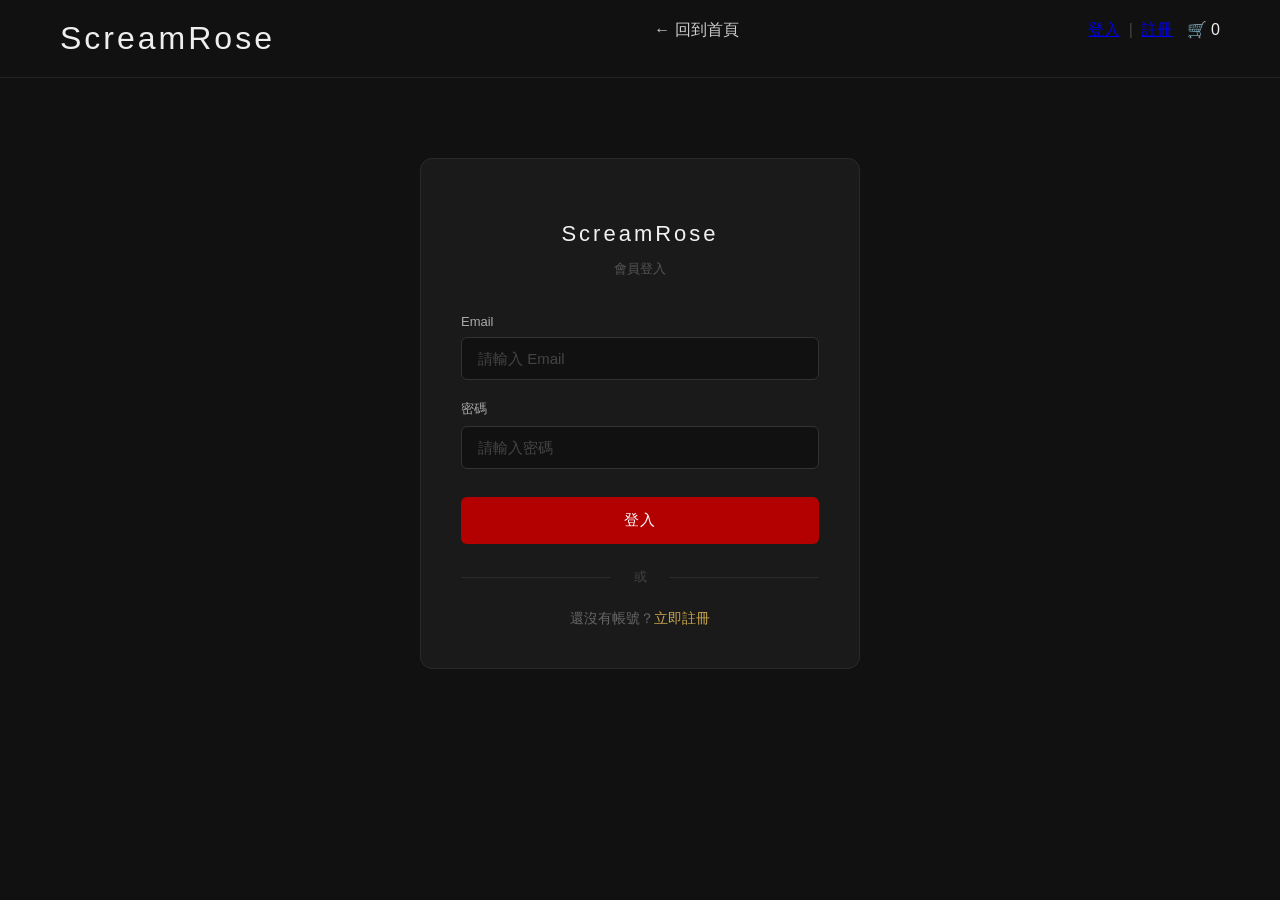
<file: src/main/resources/static/admin-add.html>
<!DOCTYPE html>
<html lang="zh-TW">
<head>
  <meta charset="UTF-8">
  <meta name="viewport" content="width=device-width, initial-scale=1.0">
  <title>ScreamRose | 新增商品</title>
  <link rel="stylesheet" href="style.css">
  <style>
    body { background: #0a0a0a; color: #f1f1f1; font-family: sans-serif; margin: 0; }

    .add-wrap {
      max-width: 780px;
      margin: 0 auto;
      padding: 48px 24px 80px;
    }

    /* 麵包屑導覽 */
    .breadcrumb {
      font-size: 13px;
      color: #444;
      margin-bottom: 28px;
      display: flex;
      align-items: center;
      gap: 8px;
    }
    .breadcrumb a { color: #666; text-decoration: none; transition: color 0.2s; }
    .breadcrumb a:hover { color: #f1f1f1; }
    .breadcrumb span { color: #b30000; }

    /* 頁面標題區 */
    .page-header {
      display: flex;
      align-items: center;
      justify-content: space-between;
      margin-bottom: 36px;
      padding-bottom: 20px;
      border-bottom: 1px solid #1e1e1e;
    }
    .page-header h1 {
      font-size: 24px;
      letter-spacing: 3px;
      margin: 0;
    }
    .btn-back {
      padding: 8px 20px;
      background: transparent;
      border: 1px solid #333;
      color: #888;
      border-radius: 6px;
      cursor: pointer;
      font-size: 13px;
      text-decoration: none;
      display: inline-flex;
      align-items: center;
      gap: 6px;
      transition: all 0.2s;
    }
    .btn-back:hover { border-color: #555; color: #f1f1f1; }

    /* ── 表單卡片 ── */
    .form-card {
      background: #0e0e0e;
      border: 1px solid #1e1e1e;
      border-radius: 12px;
      padding: 32px;
      margin-bottom: 20px;
    }
    .form-card h2 {
      font-size: 13px;
      color: #555;
      letter-spacing: 2px;
      text-transform: uppercase;
      margin: 0 0 20px;
      padding-bottom: 12px;
      border-bottom: 1px solid #1a1a1a;
    }

    /* 表單格線 */
    .form-grid {
      display: grid;
      grid-template-columns: 1fr 1fr;
      gap: 14px;
    }
    .form-grid .full { grid-column: span 2; }

    /* 輸入框共用樣式 */
    .form-grid input,
    .form-grid textarea,
    .form-grid select {
      background: #111;
      border: 1px solid #252525;
      color: #f1f1f1;
      padding: 11px 14px;
      border-radius: 7px;
      font-size: 14px;
      width: 100%;
      box-sizing: border-box;
      outline: none;
      transition: border-color 0.2s, background 0.2s;
    }
    .form-grid input:focus,
    .form-grid textarea:focus,
    .form-grid select:focus {
      border-color: #b30000;
      background: #131313;
    }
    .form-grid textarea {
      height: 100px;
      resize: vertical;
      font-family: inherit;
    }
    .form-grid select option { background: #111; }

    /* 輸入框標籤 */
    .field-wrap { display: flex; flex-direction: column; gap: 6px; }
    .field-label { font-size: 12px; color: #555; letter-spacing: 1px; }
    .field-label em { color: #b30000; font-style: normal; } /* 必填星號 */

    /* ── 圖片上傳區 ── */
    .image-upload-area {
      border: 2px dashed #252525;
      border-radius: 8px;
      padding: 24px;
      text-align: center;
      cursor: pointer;
      transition: border-color 0.2s, background 0.2s;
      position: relative;
    }
    .image-upload-area:hover { border-color: #555; background: #111; }
    .image-upload-area.has-image { border-style: solid; border-color: #333; }
    .image-upload-area input[type="file"] {
      position: absolute; inset: 0; opacity: 0; cursor: pointer; width: 100%; height: 100%;
    }
    .upload-icon { font-size: 32px; margin-bottom: 8px; }
    .upload-hint { font-size: 13px; color: #555; }
    .upload-hint strong { color: #888; }
    #upload-preview {
      width: 100%; max-height: 200px; object-fit: contain;
      border-radius: 6px; display: none; margin-top: 12px;
    }
    #upload-filename {
      font-size: 12px; color: #c9a44c; margin-top: 8px; display: none;
    }
    #upload-loading { font-size: 13px; color: #c9a44c; display: none; margin-top: 8px; }

    /* ── 底部按鈕列 ── */
    .action-bar {
      display: flex;
      gap: 12px;
      justify-content: flex-end;
      padding-top: 8px;
    }
    .btn-cancel {
      padding: 11px 28px;
      background: transparent;
      border: 1px solid #333;
      color: #888;
      border-radius: 7px;
      cursor: pointer;
      font-size: 14px;
      text-decoration: none;
      transition: all 0.2s;
    }
    .btn-cancel:hover { border-color: #555; color: #f1f1f1; }
    .btn-submit {
      padding: 11px 36px;
      background: #b30000;
      color: #fff;
      border: none;
      border-radius: 7px;
      cursor: pointer;
      font-size: 14px;
      letter-spacing: 1px;
      transition: background 0.2s;
    }
    .btn-submit:hover { background: #cc0000; }
    .btn-submit:disabled { background: #4a0000; cursor: not-allowed; }

    /* 成功 / 錯誤提示 */
    .msg-box {
      padding: 12px 18px;
      border-radius: 7px;
      font-size: 14px;
      margin-bottom: 20px;
      display: none;
    }
    .msg-success { background: #0a2a0a; border: 1px solid #1a4a1a; color: #4caf50; display: block; }
    .msg-error   { background: #2a0a0a; border: 1px solid #4a1a1a; color: #ef5350; display: block; }
  </style>
</head>
<body>

<header class="top-bar">
  <a href="index.html" class="brand" style="text-decoration:none;color:inherit;">ScreamRose</a>
  <nav>
    <a href="guitars.html">Guitars</a>
    <a href="artists.html">Artists</a>
    <a href="support.html">Support</a>
  </nav>
  <div class="cart">
    <span id="auth-area"></span>
  </div>
</header>

<div class="add-wrap">

  <!-- 麵包屑 -->
  <div class="breadcrumb">
    <a href="admin.html">後台管理</a>
    ›
    <span>新增商品</span>
  </div>

  <!-- 頁面標題 -->
  <div class="page-header">
    <h1>＋ 新增商品</h1>
    <a href="admin.html" class="btn-back">← 返回列表</a>
  </div>

  <!-- 訊息區 -->
  <div id="msg-box" class="msg-box"></div>

  <!-- ── 卡片一：基本資料 ── -->
  <div class="form-card">
    <h2>基本資料</h2>
    <div class="form-grid">

      <div class="field-wrap">
        <label class="field-label">商品名稱 <em>*</em></label>
        <input id="f-name" placeholder="例：ScreamRose Les Paul" />
      </div>

      <div class="field-wrap">
        <label class="field-label">價格（NT$）<em>*</em></label>
        <input id="f-price" type="number" placeholder="例：128000" min="0" />
      </div>

      <div class="field-wrap">
        <label class="field-label">系列 <em>*</em></label>
        <!-- 直接用下拉選單，不用自己打 -->
		
		<!-- datalist：可以從下拉選，也可以自己打新的 -->
		<input id="f-series" 
		       list="series-list" 
		       placeholder="選擇或輸入新系列…" 
		       autocomplete="off" />
		<datalist id="series-list">
		  <!-- 選項由 loadSeriesOptions() 動態填入 -->
		</datalist>
		
      </div>

      <div class="field-wrap">
        <label class="field-label">顏色 <em>*</em></label>
        <input id="f-color" placeholder="例：Heritage Cherry Sunburst" />
      </div>

      <div class="field-wrap">
        <label class="field-label">庫存數量 <em>*</em></label>
        <input id="f-stock" type="number" placeholder="例：5" min="0" />
      </div>

      <div class="field-wrap">
        <!-- 保留空格，對齊排版 -->
      </div>

      <div class="field-wrap full">
        <label class="field-label">商品描述</label>
        <textarea id="f-desc" placeholder="輸入商品詳細描述…"></textarea>
      </div>

    </div>
  </div>

  <!-- ── 卡片二：商品圖片 ── -->
  <div class="form-card">
    <h2>商品主圖</h2>

    <div class="image-upload-area" id="upload-area">
      <!-- 隱藏的真實 file input -->
      <input type="file" accept="image/*"
             onchange="handleImageUpload(this)" />
      <div id="upload-placeholder">
        <div class="upload-icon">🖼</div>
        <div class="upload-hint">點擊或拖曳圖片到這裡<br><strong>支援 JPG、PNG、WebP</strong></div>
      </div>
      <img id="upload-preview" alt="預覽" />
      <div id="upload-filename"></div>
      <div id="upload-loading">⏳ 上傳中…</div>
    </div>
	
	<!-- ── 卡片三：角度照片 ── -->
	<div class="form-card">
	  <h2>角度照片</h2>
	  <p style="font-size:13px;color:#555;margin:0 0 16px;">
	    可上傳多張不同角度的照片（例：琴頭、琴身、琴背、正面）
	  </p>

	  <!-- 已上傳的角度照片預覽區 -->
	  <div id="angle-grid" style="
	    display: grid;
	    grid-template-columns: repeat(auto-fill, minmax(150px, 1fr));
	    gap: 12px;
	    margin-bottom: 16px;
	  "></div>

	  <!-- 加入角度照片按鈕 -->
	  <label style="
	    display: inline-flex; align-items: center; gap: 8px;
	    padding: 10px 20px; background: #111; border: 1px dashed #333;
	    border-radius: 7px; cursor: pointer; font-size: 13px; color: #888;
	    transition: all 0.2s;
	  " onmouseover="this.style.borderColor='#555';this.style.color='#fff'"
	     onmouseout="this.style.borderColor='#333';this.style.color='#888'">
	    ＋ 新增角度照片
	    <input type="file" accept="image/*" multiple
	           style="display:none" onchange="handleAngleUpload(this)" />
	  </label>
	  <span id="angle-loading" style="font-size:12px;color:#c9a44c;margin-left:12px;display:none;">
	    ⏳ 上傳中…
	  </span>
	</div>

    <!-- 圖片路徑（後端回傳後自動填入，唯讀） -->
    <input type="hidden" id="f-image" />
  </div>

  <!-- ── 卡片四：試聽音檔 ── -->
  <div class="form-card">
    <h2>試聽音檔</h2>
    <p style="font-size:13px;color:#555;margin:0 0 16px;">
      上傳一段音檔供客戶試聽（支援 MP3、WAV，建議 30 秒以內）
    </p>

    <div id="audio-upload-area" style="
      border: 2px dashed #252525; border-radius: 8px;
      padding: 24px; text-align: center; position: relative;
      transition: all 0.2s; cursor: pointer;
    " onmouseover="this.style.borderColor='#555'"
       onmouseout="this.style.borderColor='#252525'">
      <input type="file" accept=".mp3,.wav,audio/*"
             style="position:absolute;inset:0;opacity:0;cursor:pointer;width:100%;height:100%;"
             onchange="handleAudioUpload(this)" />
      <div id="audio-placeholder">
        <div style="font-size:32px;margin-bottom:8px;">🎵</div>
        <div style="font-size:13px;color:#555;">
          點擊上傳音檔<br>
          <strong style="color:#888;">支援 MP3、WAV</strong>
        </div>
      </div>
      <div id="audio-result" style="display:none;">
        <audio id="audio-player" controls style="width:100%;margin-bottom:8px;"></audio>
        <div id="audio-filename" style="font-size:12px;color:#c9a44c;"></div>
        <div style="font-size:12px;color:#444;margin-top:6px;">點擊此區域可重新上傳</div>
      </div>
      <div id="audio-loading" style="display:none;font-size:13px;color:#c9a44c;margin-top:8px;">
        ⏳ 上傳中…
      </div>
    </div>

    <input type="hidden" id="f-audio" />
  </div>
  <!-- ── 底部操作按鈕 ── -->
  <div class="action-bar">
    <a href="admin.html" class="btn-cancel">取消</a>
    <button class="btn-submit" id="btn-submit" onclick="createProduct()">儲存商品</button>
  </div>

</div>

<script src="header.js" defer></script>
<script>
  /* ── JWT 驗證，非 ADMIN 踢出 ── */
  const token = localStorage.getItem("token");
  const role  = localStorage.getItem("role");
  if (!token || role !== "ADMIN") {
    alert("⚠ 請先以 ADMIN 身份登入！");
    location.href = "login.html";
  }

  const API = "";
  
  // 暫存角度照片清單（存放後端回傳的 URL）
  let angleImages = [];

  /* ════ 角度照片上傳 ════ */
  function handleAngleUpload(input) {
    const files = Array.from(input.files);
    if (!files.length) return;

    document.getElementById("angle-loading").style.display = "inline";

    // 逐一上傳每張照片
    const uploadPromises = files.map(file => {
		const formData = new FormData();
      formData.append("file", file);
	  formData.append("upload_preset", "screamrose_upload");
	  return fetch("https://api.cloudinary.com/v1_1/dwmyk1ycx/image/upload", {
	    method: "POST",
	    body: formData
	  })
	  .then(r => r.json())
	  .then(data => {
	    if (data.secure_url) {
	      angleImages.push({ url: data.secure_url, sortOrder: angleImages.length });
	      renderAngleGrid();
	    }
	  });
    });

    // 全部上傳完成後隱藏loading
    Promise.all(uploadPromises).then(() => {
      document.getElementById("angle-loading").style.display = "none";
      input.value = ""; // 清空 input，讓同一張圖可以重複選
    });
  }

  /* ════ 渲染角度照片預覽格 ════ */
  function renderAngleGrid() {
    const grid = document.getElementById("angle-grid");
    grid.innerHTML = angleImages.map((img, index) => `
      <div style="position:relative;border-radius:8px;overflow:hidden;border:1px solid #222;">
        <img src="${img.url}" style="width:100%;height:120px;object-fit:cover;display:block;" />
        <!-- 排序標籤 -->
        <div style="
          position:absolute;bottom:0;left:0;right:0;
          background:rgba(0,0,0,0.7);padding:4px 8px;
          font-size:11px;color:#aaa;display:flex;justify-content:space-between;align-items:center;
        ">
          <span>第 ${index + 1} 張</span>
          <!-- 刪除按鈕 -->
          <button onclick="removeAngleImage(${index})" style="
            background:transparent;border:none;color:#b30000;
            cursor:pointer;font-size:14px;padding:0;line-height:1;
          ">✕</button>
        </div>
      </div>
    `).join("");
  }

  /* ════ 移除角度照片 ════ */
  function removeAngleImage(index) {
    angleImages.splice(index, 1);
    // 重新排序
    angleImages.forEach((img, i) => img.sortOrder = i);
    renderAngleGrid();
  }
  
  /* ════ 音檔上傳 ════ */
  function handleAudioUpload(input) {
    const file = input.files[0];
    if (!file) return;

    document.getElementById("audio-loading").style.display = "block";
    document.getElementById("audio-placeholder").style.display = "none";

    const formData = new FormData();
    formData.append("file", file);

	formData.append("upload_preset", "screamrose_upload");
	fetch("https://api.cloudinary.com/v1_1/dwmyk1ycx/raw/upload", {
	  method: "POST",
	  body: formData
	})
	.then(r => r.json())
	.then(data => {
	  document.getElementById("audio-loading").style.display = "none";
	  document.getElementById("f-audio").value = data.secure_url;
	  const player = document.getElementById("audio-player");
	  player.src = data.secure_url;
	  document.getElementById("audio-filename").textContent = "✅ 上傳成功";
	  document.getElementById("audio-result").style.display = "block";
	})
  }

  /* ════ 圖片上傳 ════ */
  function handleImageUpload(input) {
    const file = input.files[0];
    if (!file) return;

    // 顯示本地預覽（不等 API 回傳，體驗更好）
    const reader = new FileReader();
    reader.onload = e => {
      const preview = document.getElementById("upload-preview");
      preview.src = e.target.result;
      preview.style.display = "block";
      document.getElementById("upload-placeholder").style.display = "none";
      document.getElementById("upload-area").classList.add("has-image");
    };
    reader.readAsDataURL(file);

    // 實際上傳到後端
    document.getElementById("upload-loading").style.display = "block";
    document.getElementById("upload-filename").style.display = "none";

    const formData = new FormData();
    formData.append("file", file);
	formData.append("upload_preset", "screamrose_upload");

	fetch("https://api.cloudinary.com/v1_1/dwmyk1ycx/image/upload", {
	  method: "POST",
	  body: formData
	})
    .then(r => r.json())
    .then(data => {
      document.getElementById("upload-loading").style.display = "none";
      if (data.error) {
        showMsg("❌ 圖片上傳失敗：" + data.error, "error");
        return;
      }
      // 儲存後端回傳的路徑
      document.getElementById("f-image").value = data.secure_url;
      const fname = document.getElementById("upload-filename");
      fname.textContent = "✅ 上傳成功";
      fname.style.display = "block";
    })
    .catch(err => {
      document.getElementById("upload-loading").style.display = "none";
      showMsg("❌ 上傳失敗：" + err, "error");
    });
  }

  /* ════ 新增商品 ════ */
  function createProduct() {
    // ── 基本驗證 ──
    const name   = document.getElementById("f-name").value.trim();
    const price  = document.getElementById("f-price").value;
    const series = document.getElementById("f-series").value;
    const color  = document.getElementById("f-color").value.trim();
    const stock  = document.getElementById("f-stock").value;
    const image  = document.getElementById("f-image").value;
    const desc   = document.getElementById("f-desc").value.trim();
	const audio = document.getElementById("f-audio").value;

    if (!name)   { showMsg("❌ 請輸入商品名稱", "error"); return; }
    if (!price)  { showMsg("❌ 請輸入價格", "error"); return; }
    if (!series) { showMsg("❌ 請選擇系列", "error"); return; }
    if (!color)  { showMsg("❌ 請輸入顏色", "error"); return; }
    if (!stock)  { showMsg("❌ 請輸入庫存數量", "error"); return; }
    if (!image)  { showMsg("❌ 請上傳商品圖片", "error"); return; }

    // ── 送出 API ──
    const btn = document.getElementById("btn-submit");
    btn.disabled = true;
    btn.textContent = "儲存中…";

    const body = { name, price, series, color, image, stock, description: desc, audio };

	fetch(API + "/api/admin/products", {
	  method: "POST",
	  headers: {
	    "Content-Type": "application/json",
	    "Authorization": "Bearer " + token
	  },
	  body: JSON.stringify(body)
	})
	.then(r => r.json())
	.then(data => {
	  const productId = data.id;

	  const anglePromises = angleImages.map(img =>
	    fetch(API + "/api/products/" + productId + "/images", {
	      method: "POST",
	      headers: {
	        "Content-Type": "application/json",
	        "Authorization": "Bearer " + token
	      },
	      body: JSON.stringify({ imageUrl: img.url, sortOrder: img.sortOrder })
	    })
	  );

	  return Promise.all(anglePromises);
	})
	.then(() => {
	  showMsg("✅ 商品與角度照片新增成功！3 秒後返回列表…", "success");
	  btn.textContent = "已儲存";
	  setTimeout(() => { location.href = "admin.html"; }, 3000);
	})
	.catch(err => {
	  showMsg("❌ 新增失敗：" + err, "error");
	  btn.disabled = false;
	  btn.textContent = "儲存商品";
	});
  }

  /* ════ 顯示訊息 ════ */
  function showMsg(text, type) {
    const box = document.getElementById("msg-box");
    box.textContent = text;
    box.className = "msg-box msg-" + type;
    // 捲動到訊息位置
    box.scrollIntoView({ behavior: "smooth", block: "center" });
  }
  // 動態載入系列選單
  function loadSeriesOptions() {
    fetch(API + "/api/products/series")
      .then(r => r.json())
      .then(list => {
        const datalist = document.getElementById("series-list");
        // 重設選單
        datalist.innerHTML = '<option value="">請選擇系列…</option>';
        // 把每個系列加進去
        list.forEach(series => {
          const opt = document.createElement("option");
          opt.value = series;
          opt.textContent = series;
          datalist.appendChild(opt);
        });
      })
      .catch(() => {
        // 如果 API 失敗，fallback 回固定選項
        document.getElementById("series-list").innerHTML = `
          <option value="">請選擇系列…</option>
          <option value="Vintage Collection">Vintage Collection</option>
          <option value="Modern Collection">Modern Collection</option>
        `;
      });
  }

  // 頁面載入時執行
  loadSeriesOptions();
</script>
</body>
</html>
</file>
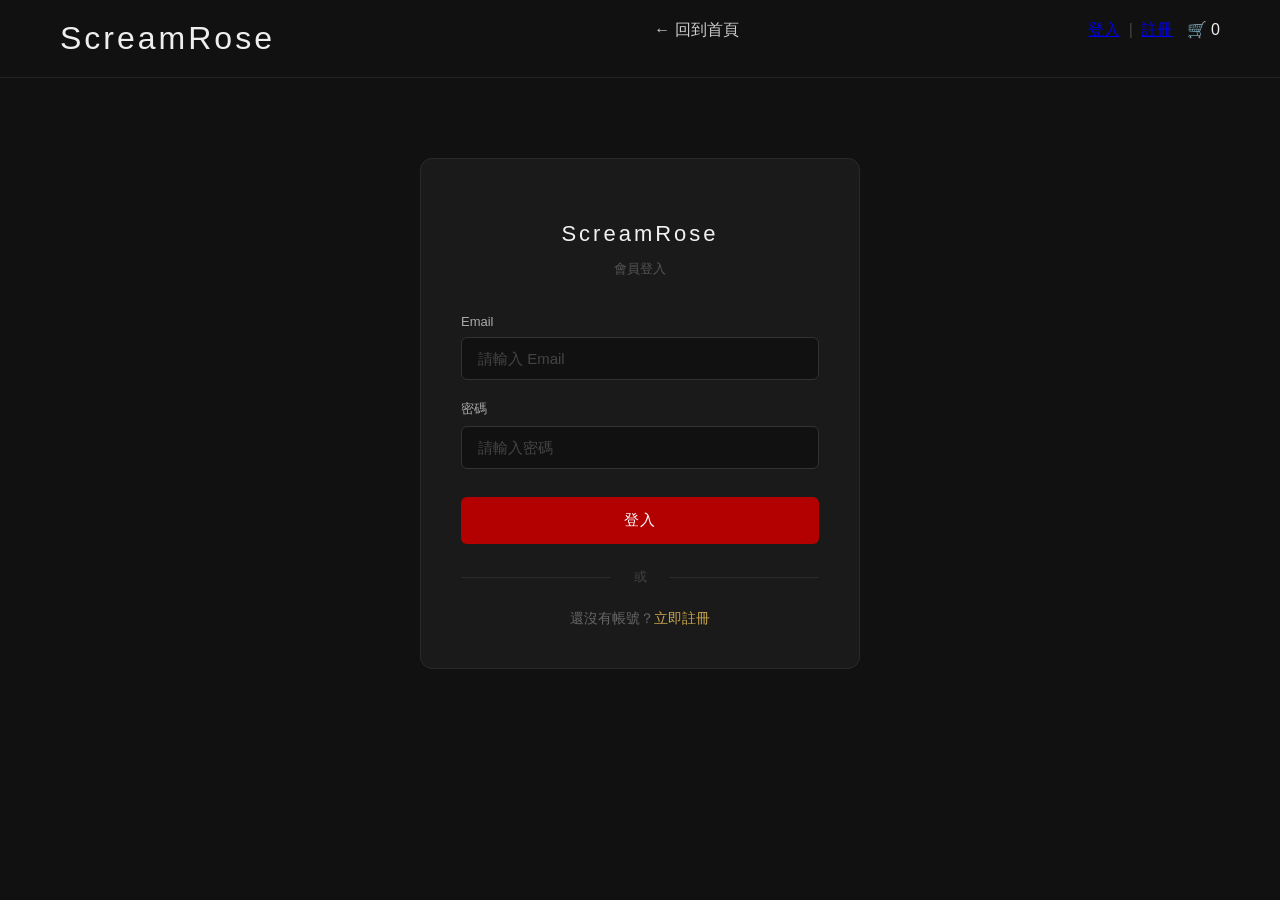
<file: src/main/resources/static/admin-edit.html>
<!DOCTYPE html>
<html lang="zh-TW">
<head>
  <meta charset="UTF-8">
  <meta name="viewport" content="width=device-width, initial-scale=1.0">
  <title>ScreamRose | 編輯商品</title>
  <link rel="stylesheet" href="style.css">
  <style>
    body { background: #0a0a0a; color: #f1f1f1; font-family: sans-serif; margin: 0; }
    .add-wrap { max-width: 780px; margin: 0 auto; padding: 48px 24px 80px; }
    .breadcrumb { font-size: 13px; color: #444; margin-bottom: 28px; display: flex; align-items: center; gap: 8px; }
    .breadcrumb a { color: #666; text-decoration: none; }
    .breadcrumb a:hover { color: #f1f1f1; }
    .breadcrumb span { color: #b30000; }
    .page-header { display: flex; align-items: center; justify-content: space-between; margin-bottom: 36px; padding-bottom: 20px; border-bottom: 1px solid #1e1e1e; }
    .page-header h1 { font-size: 24px; letter-spacing: 3px; margin: 0; }
    .btn-back { padding: 8px 20px; background: transparent; border: 1px solid #333; color: #888; border-radius: 6px; cursor: pointer; font-size: 13px; text-decoration: none; display: inline-flex; align-items: center; gap: 6px; transition: all 0.2s; }
    .btn-back:hover { border-color: #555; color: #f1f1f1; }
    .form-card { background: #0e0e0e; border: 1px solid #1e1e1e; border-radius: 12px; padding: 32px; margin-bottom: 20px; }
    .form-card h2 { font-size: 13px; color: #555; letter-spacing: 2px; text-transform: uppercase; margin: 0 0 20px; padding-bottom: 12px; border-bottom: 1px solid #1a1a1a; }
    .form-grid { display: grid; grid-template-columns: 1fr 1fr; gap: 14px; }
    .form-grid .full { grid-column: span 2; }
    .form-grid input, .form-grid textarea { background: #111; border: 1px solid #252525; color: #f1f1f1; padding: 11px 14px; border-radius: 7px; font-size: 14px; width: 100%; box-sizing: border-box; outline: none; transition: border-color 0.2s; }
    .form-grid input:focus, .form-grid textarea:focus { border-color: #b30000; background: #131313; }
    .form-grid textarea { height: 100px; resize: vertical; font-family: inherit; }
    .field-wrap { display: flex; flex-direction: column; gap: 6px; }
    .field-label { font-size: 12px; color: #555; letter-spacing: 1px; }
    .field-label em { color: #b30000; font-style: normal; }
    .image-upload-area { border: 2px dashed #252525; border-radius: 8px; padding: 24px; text-align: center; cursor: pointer; transition: all 0.2s; position: relative; }
    .image-upload-area:hover { border-color: #555; background: #111; }
    .image-upload-area.has-image { border-style: solid; border-color: #333; }
    .image-upload-area input[type="file"] { position: absolute; inset: 0; opacity: 0; cursor: pointer; width: 100%; height: 100%; }
    #upload-preview { width: 100%; max-height: 200px; object-fit: contain; border-radius: 6px; display: none; margin-top: 12px; }
    #upload-filename { font-size: 12px; color: #c9a44c; margin-top: 8px; display: none; }
    #upload-loading { font-size: 13px; color: #c9a44c; display: none; margin-top: 8px; }
    .action-bar { display: flex; gap: 12px; justify-content: flex-end; padding-top: 8px; }
    .btn-cancel { padding: 11px 28px; background: transparent; border: 1px solid #333; color: #888; border-radius: 7px; cursor: pointer; font-size: 14px; text-decoration: none; transition: all 0.2s; }
    .btn-cancel:hover { border-color: #555; color: #f1f1f1; }
    .btn-submit { padding: 11px 36px; background: #b30000; color: #fff; border: none; border-radius: 7px; cursor: pointer; font-size: 14px; letter-spacing: 1px; transition: background 0.2s; }
    .btn-submit:hover { background: #cc0000; }
    .btn-submit:disabled { background: #4a0000; cursor: not-allowed; }
    .msg-box { padding: 12px 18px; border-radius: 7px; font-size: 14px; margin-bottom: 20px; display: none; }
    .msg-success { background: #0a2a0a; border: 1px solid #1a4a1a; color: #4caf50; display: block; }
    .msg-error { background: #2a0a0a; border: 1px solid #4a1a1a; color: #ef5350; display: block; }
  </style>
</head>
<body>

<header class="top-bar">
  <a href="index.html" class="brand" style="text-decoration:none;color:inherit;">ScreamRose</a>
  <nav>
    <a href="guitars.html">Guitars</a>
    <a href="artists.html">Artists</a>
    <a href="support.html">Support</a>
  </nav>
  <div class="cart"><span id="auth-area"></span></div>
</header>

<div class="add-wrap">
  <div class="breadcrumb">
    <a href="admin.html">後台管理</a> › <span>編輯商品</span>
  </div>
  <div class="page-header">
    <h1>✏ 編輯商品</h1>
    <a href="admin.html" class="btn-back">← 返回列表</a>
  </div>

  <div id="msg-box" class="msg-box"></div>

  <div class="form-card">
    <h2>基本資料</h2>
    <div class="form-grid">
      <div class="field-wrap">
        <label class="field-label">商品名稱 <em>*</em></label>
        <input id="f-name" placeholder="例：ScreamRose Les Paul" />
      </div>
      <div class="field-wrap">
        <label class="field-label">價格（NT$）<em>*</em></label>
        <input id="f-price" type="number" placeholder="例：128000" min="0" />
      </div>
      <div class="field-wrap">
        <label class="field-label">系列 <em>*</em></label>
        <input id="f-series" list="series-list" placeholder="選擇或輸入新系列…" autocomplete="off" />
        <datalist id="series-list"></datalist>
      </div>
      <div class="field-wrap">
        <label class="field-label">顏色 <em>*</em></label>
        <input id="f-color" placeholder="例：Heritage Cherry Sunburst" />
      </div>
      <div class="field-wrap">
        <label class="field-label">庫存數量 <em>*</em></label>
        <input id="f-stock" type="number" placeholder="例：5" min="0" />
      </div>
      <div class="field-wrap"></div>
      <div class="field-wrap full">
        <label class="field-label">商品描述</label>
        <textarea id="f-desc" placeholder="輸入商品詳細描述…"></textarea>
      </div>
    </div>
  </div>

  <div class="form-card">
    <h2>商品主圖</h2>
    <div class="image-upload-area" id="upload-area">
      <input type="file" accept="image/*" onchange="handleImageUpload(this)" />
      <div id="upload-placeholder">
        <div style="font-size:32px;margin-bottom:8px;">🖼</div>
        <div style="font-size:13px;color:#555;">點擊更換圖片<br><strong style="color:#888;">支援 JPG、PNG、WebP</strong></div>
      </div>
      <img id="upload-preview" alt="預覽" />
      <div id="upload-filename"></div>
      <div id="upload-loading">⏳ 上傳中…</div>
    </div>
    <input type="hidden" id="f-image" />
  </div>

  <div class="form-card">
    <h2>角度照片</h2>
    <p style="font-size:13px;color:#555;margin:0 0 16px;">可新增或刪除角度照片</p>
    <div id="angle-grid" style="display:grid;grid-template-columns:repeat(auto-fill,minmax(150px,1fr));gap:12px;margin-bottom:16px;"></div>
    <label style="display:inline-flex;align-items:center;gap:8px;padding:10px 20px;background:#111;border:1px dashed #333;border-radius:7px;cursor:pointer;font-size:13px;color:#888;">
      ＋ 新增角度照片
      <input type="file" accept="image/*" multiple style="display:none" onchange="handleAngleUpload(this)" />
    </label>
    <span id="angle-loading" style="font-size:12px;color:#c9a44c;margin-left:12px;display:none;">⏳ 上傳中…</span>
  </div>

  <div class="form-card">
    <h2>試聽音檔</h2>
    <div id="audio-upload-area" style="border:2px dashed #252525;border-radius:8px;padding:24px;text-align:center;position:relative;cursor:pointer;" onmouseover="this.style.borderColor='#555'" onmouseout="this.style.borderColor='#252525'">
      <input type="file" accept=".mp3,.wav,audio/*" style="position:absolute;inset:0;opacity:0;cursor:pointer;width:100%;height:100%;" onchange="handleAudioUpload(this)" />
      <div id="audio-placeholder">
        <div style="font-size:32px;margin-bottom:8px;">🎵</div>
        <div style="font-size:13px;color:#555;">點擊更換音檔<br><strong style="color:#888;">支援 MP3、WAV</strong></div>
      </div>
      <div id="audio-result" style="display:none;">
        <audio id="audio-player" controls style="width:100%;margin-bottom:8px;"></audio>
        <div id="audio-filename" style="font-size:12px;color:#c9a44c;"></div>
        <div style="font-size:12px;color:#444;margin-top:6px;">點擊此區域可重新上傳</div>
      </div>
      <div id="audio-loading" style="display:none;font-size:13px;color:#c9a44c;margin-top:8px;">⏳ 上傳中…</div>
    </div>
    <input type="hidden" id="f-audio" />
  </div>

  <div class="action-bar">
    <a href="admin.html" class="btn-cancel">取消</a>
    <button class="btn-submit" id="btn-submit" onclick="saveProduct()">儲存變更</button>
  </div>
</div>

<script src="header.js" defer></script>
<script>
  const token = localStorage.getItem("token");
  const role  = localStorage.getItem("role");
  if (!token || role !== "ADMIN") {
    alert("⚠ 請先以 ADMIN 身份登入！");
    location.href = "login.html";
  }

  const API = "";
  const urlParams = new URLSearchParams(window.location.search);
  const productId = urlParams.get("id");
  let angleImages = [];
  let deletedAngleIds = [];

  // 載入商品資料
  function loadProduct() {
    fetch(API + "/api/products/" + productId)
      .then(r => r.json())
      .then(p => {
        document.getElementById("f-name").value  = p.name;
        document.getElementById("f-price").value = p.price;
        document.getElementById("f-series").value = p.series || "";
        document.getElementById("f-color").value  = p.color  || "";
        document.getElementById("f-stock").value  = p.stock;
        document.getElementById("f-desc").value   = p.description || "";
        document.getElementById("f-image").value  = p.image  || "";
        document.getElementById("f-audio").value  = p.audio  || "";

        // 顯示主圖
        if (p.image) {
          const preview = document.getElementById("upload-preview");
          preview.src = p.image;
          preview.style.display = "block";
          document.getElementById("upload-placeholder").style.display = "none";
          document.getElementById("upload-area").classList.add("has-image");
          const fname = document.getElementById("upload-filename");
          fname.textContent = "✅ 目前圖片";
          fname.style.display = "block";
        }

        // 顯示音檔
        if (p.audio) {
          document.getElementById("f-audio").value = p.audio;
          const player = document.getElementById("audio-player");
          player.src = p.audio;
          document.getElementById("audio-placeholder").style.display = "none";
          document.getElementById("audio-result").style.display = "block";
          document.getElementById("audio-filename").textContent = "✅ 目前音檔";
        }

        // 載入角度照片
        if (p.images && p.images.length > 0) {
          angleImages = p.images.map(img => ({
            id: img.id,
            url: img.imageUrl,
            sortOrder: img.sortOrder
          }));
          renderAngleGrid();
        }
      });
  }

  // 角度照片渲染
  function renderAngleGrid() {
    const grid = document.getElementById("angle-grid");
    grid.innerHTML = angleImages.map((img, index) => `
      <div style="position:relative;border-radius:8px;overflow:hidden;border:1px solid #222;">
        <img src="${img.url}" style="width:100%;height:120px;object-fit:cover;display:block;" />
        <div style="position:absolute;bottom:0;left:0;right:0;background:rgba(0,0,0,0.7);padding:4px 8px;font-size:11px;color:#aaa;display:flex;justify-content:space-between;align-items:center;">
          <span>第 ${index + 1} 張</span>
          <button onclick="removeAngleImage(${index})" style="background:transparent;border:none;color:#b30000;cursor:pointer;font-size:14px;padding:0;">✕</button>
        </div>
      </div>
    `).join("");
  }

  // 移除角度照片
  function removeAngleImage(index) {
    const img = angleImages[index];
    if (img.id) deletedAngleIds.push(img.id);
    angleImages.splice(index, 1);
    angleImages.forEach((img, i) => img.sortOrder = i);
    renderAngleGrid();
  }

  // 上傳角度照片
  function handleAngleUpload(input) {
    const files = Array.from(input.files);
    if (!files.length) return;
    document.getElementById("angle-loading").style.display = "inline";
    const uploadPromises = files.map(file => {
      const formData = new FormData();
      formData.append("file", file);
      formData.append("upload_preset", "screamrose_upload");
      return fetch("https://api.cloudinary.com/v1_1/dwmyk1ycx/image/upload", {
        method: "POST", body: formData
      })
      .then(r => r.json())
      .then(data => {
        if (data.secure_url) {
          angleImages.push({ url: data.secure_url, sortOrder: angleImages.length });
          renderAngleGrid();
        }
      });
    });
    Promise.all(uploadPromises).then(() => {
      document.getElementById("angle-loading").style.display = "none";
      input.value = "";
    });
  }

  // 上傳主圖
  function handleImageUpload(input) {
    const file = input.files[0];
    if (!file) return;
    const reader = new FileReader();
    reader.onload = e => {
      const preview = document.getElementById("upload-preview");
      preview.src = e.target.result;
      preview.style.display = "block";
      document.getElementById("upload-placeholder").style.display = "none";
      document.getElementById("upload-area").classList.add("has-image");
    };
    reader.readAsDataURL(file);
    document.getElementById("upload-loading").style.display = "block";
    const formData = new FormData();
    formData.append("file", file);
    formData.append("upload_preset", "screamrose_upload");
    fetch("https://api.cloudinary.com/v1_1/dwmyk1ycx/image/upload", {
      method: "POST", body: formData
    })
    .then(r => r.json())
    .then(data => {
      document.getElementById("upload-loading").style.display = "none";
      document.getElementById("f-image").value = data.secure_url;
      const fname = document.getElementById("upload-filename");
      fname.textContent = "✅ 上傳成功";
      fname.style.display = "block";
    });
  }

  // 上傳音檔
  function handleAudioUpload(input) {
    const file = input.files[0];
    if (!file) return;
    document.getElementById("audio-loading").style.display = "block";
    document.getElementById("audio-placeholder").style.display = "none";
    const formData = new FormData();
    formData.append("file", file);
    formData.append("upload_preset", "screamrose_upload");
    fetch("https://api.cloudinary.com/v1_1/dwmyk1ycx/raw/upload", {
      method: "POST", body: formData
    })
    .then(r => r.json())
    .then(data => {
      document.getElementById("audio-loading").style.display = "none";
      document.getElementById("f-audio").value = data.secure_url;
      const player = document.getElementById("audio-player");
      player.src = data.secure_url;
      document.getElementById("audio-filename").textContent = "✅ 上傳成功";
      document.getElementById("audio-result").style.display = "block";
    });
  }

  // 儲存變更
  function saveProduct() {
    const name   = document.getElementById("f-name").value.trim();
    const price  = document.getElementById("f-price").value;
    const series = document.getElementById("f-series").value;
    const color  = document.getElementById("f-color").value.trim();
    const stock  = document.getElementById("f-stock").value;
    const image  = document.getElementById("f-image").value;
    const desc   = document.getElementById("f-desc").value.trim();
    const audio  = document.getElementById("f-audio").value;

    if (!name)  { showMsg("❌ 請輸入商品名稱", "error"); return; }
    if (!price) { showMsg("❌ 請輸入價格", "error"); return; }
    if (!image) { showMsg("❌ 請上傳商品圖片", "error"); return; }

    const btn = document.getElementById("btn-submit");
    btn.disabled = true;
    btn.textContent = "儲存中…";

    // 更新基本資料
    fetch(API + "/api/admin/products/" + productId, {
      method: "PUT",
      headers: { "Content-Type": "application/json", "Authorization": "Bearer " + token },
      body: JSON.stringify({ name, price, series, color, image, stock, description: desc, audio })
    })
    .then(r => r.text())
    .then(() => {
      // 刪除移除的角度照片
      const deletePromises = deletedAngleIds.map(id =>
        fetch(API + "/api/products/images/" + id, {
          method: "DELETE",
          headers: { "Authorization": "Bearer " + token }
        })
      );

      // 新增新的角度照片（沒有 id 的是新上傳的）
      const newAngles = angleImages.filter(img => !img.id);
      const addPromises = newAngles.map(img =>
        fetch(API + "/api/products/" + productId + "/images", {
          method: "POST",
          headers: { "Content-Type": "application/json", "Authorization": "Bearer " + token },
          body: JSON.stringify({ imageUrl: img.url, sortOrder: img.sortOrder })
        })
      );

      return Promise.all([...deletePromises, ...addPromises]);
    })
    .then(() => {
      showMsg("✅ 商品更新成功！3 秒後返回列表…", "success");
      btn.textContent = "已儲存";
      setTimeout(() => { location.href = "admin.html"; }, 3000);
    })
    .catch(err => {
      showMsg("❌ 儲存失敗：" + err, "error");
      btn.disabled = false;
      btn.textContent = "儲存變更";
    });
  }

  function showMsg(text, type) {
    const box = document.getElementById("msg-box");
    box.textContent = text;
    box.className = "msg-box msg-" + type;
    box.scrollIntoView({ behavior: "smooth", block: "center" });
  }

  function loadSeriesOptions() {
    fetch(API + "/api/products/series")
      .then(r => r.json())
      .then(list => {
        const datalist = document.getElementById("series-list");
        list.forEach(series => {
          const opt = document.createElement("option");
          opt.value = series;
          datalist.appendChild(opt);
        });
      });
  }

  loadProduct();
  loadSeriesOptions();
</script>
</body>
</html>
</file>
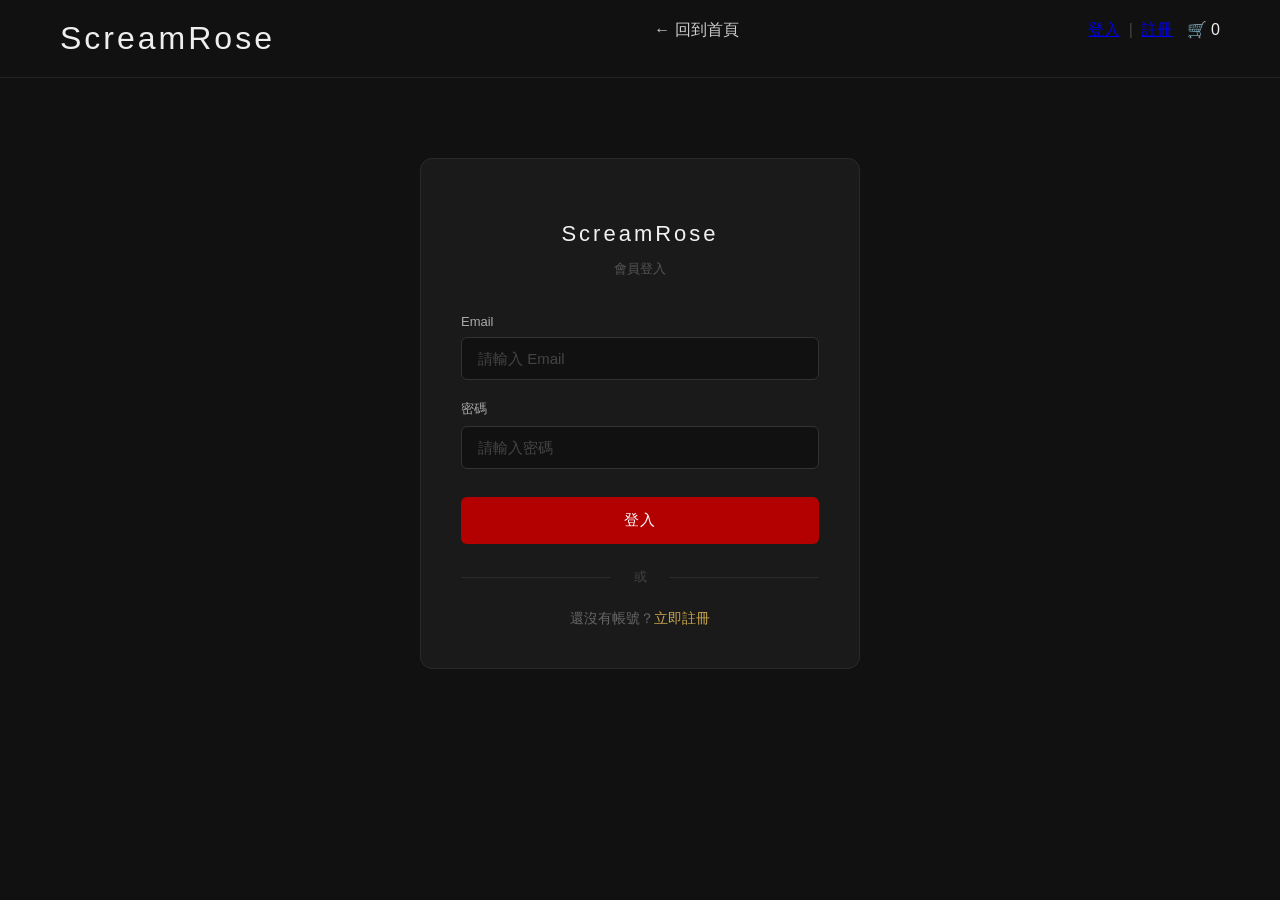
<file: src/main/resources/static/admin.html>
<!DOCTYPE html>
<html lang="zh-TW">
<head>
  <meta charset="UTF-8">
  <meta name="viewport" content="width=device-width, initial-scale=1.0">
  <title>ScreamRose | 後台管理</title>
  <link rel="stylesheet" href="style.css">
  <style>
    body { background: #0a0a0a; color: #f1f1f1; font-family: sans-serif; margin: 0; }
    .admin-wrap { max-width: 1200px; margin: 0 auto; padding: 40px 20px; }

    /* 頁面標題 */
    h1 { font-size: 28px; letter-spacing: 3px; margin-bottom: 32px; border-bottom: 1px solid #222; padding-bottom: 16px; }

    /* 分頁標籤列 */
    .tab-bar { display: flex; gap: 0; margin-bottom: 0; border-bottom: 1px solid #222; }
    .tab { padding: 12px 28px; cursor: pointer; color: #555; font-size: 14px; letter-spacing: 1px; border-bottom: 2px solid transparent; transition: color 0.2s; }
    .tab.active { color: #fff; border-bottom: 2px solid #b30000; }
    .tab-content { display: none; padding-top: 28px; }
    .tab-content.active { display: block; }

    /* ── 工具列：搜尋 + 新增按鈕 ── */
    .toolbar {
      display: flex;
      align-items: center;
      justify-content: space-between;
      gap: 12px;
      margin-bottom: 20px;
    }
    .search-group {
      display: flex;
      gap: 10px;
      flex: 1;
    }
    .search-group input, .search-group select {
      background: #111;
      border: 1px solid #2a2a2a;
      color: #f1f1f1;
      padding: 9px 14px;
      border-radius: 6px;
      font-size: 14px;
      outline: none;
      transition: border-color 0.2s;
    }
    .search-group input { flex: 1; }
    .search-group input:focus, .search-group select:focus { border-color: #b30000; }
    .search-group select option { background: #111; }

    /* 新增商品按鈕（跳頁） */
    .btn-add {
      padding: 9px 22px;
      background: #b30000;
      color: #fff;
      border: none;
      border-radius: 6px;
      cursor: pointer;
      font-size: 14px;
      letter-spacing: 1px;
      white-space: nowrap;
      text-decoration: none;
      display: inline-block;
      transition: background 0.2s;
    }
    .btn-add:hover { background: #cc0000; }

    /* ── 商品列表 ── */
    table { width: 100%; border-collapse: collapse; font-size: 14px; }
    th {
      text-align: left; padding: 10px 12px;
      border-bottom: 1px solid #222; color: #555;
      font-weight: normal; font-size: 12px; letter-spacing: 1px; text-transform: uppercase;
    }
    td { padding: 12px; border-bottom: 1px solid #1a1a1a; vertical-align: middle; }
    td img { width: 54px; height: 54px; object-fit: cover; border-radius: 6px; border: 1px solid #222; }
    tbody tr:hover { background: #111; }

    /* 操作按鈕 */
    .btn-del {
      background: transparent; border: 1px solid #b30000; color: #b30000;
      padding: 5px 14px; border-radius: 4px; cursor: pointer; font-size: 12px; transition: all 0.2s;
    }
    .btn-del:hover { background: #b30000; color: #fff; }
    .btn-edit {
      background: transparent; border: 1px solid #c9a44c; color: #c9a44c;
      padding: 5px 14px; border-radius: 4px; cursor: pointer; font-size: 12px; margin-right: 6px; transition: all 0.2s;
    }
    .btn-edit:hover { background: #c9a44c; color: #000; }

    /* 訂單表格 */
    .order-table td { font-size: 13px; }
    .badge { padding: 3px 10px; border-radius: 99px; font-size: 12px; }
    .badge-pending { background: #2a2000; color: #c9a44c; }
    .badge-done { background: #002a00; color: #4caf50; }

    /* 統計數字 */
    .stats-row {
      display: flex; gap: 16px; margin-bottom: 20px;
    }
    .stat-box {
      background: #111; border: 1px solid #1e1e1e; border-radius: 8px;
      padding: 14px 20px; min-width: 120px;
    }
    .stat-box .stat-label { font-size: 11px; color: #555; letter-spacing: 1px; text-transform: uppercase; margin-bottom: 4px; }
    .stat-box .stat-value { font-size: 22px; color: #fff; font-weight: 600; }

    /* 空列表提示 */
    .empty-hint { text-align: center; padding: 60px 0; color: #333; font-size: 14px; }

    /* 編輯 Modal */
    .modal-overlay { display: none; position: fixed; inset: 0; background: rgba(0,0,0,0.85); z-index: 999; align-items: center; justify-content: center; }
    .modal-overlay.show { display: flex; }
    .modal { background: #111; border: 1px solid #2a2a2a; border-radius: 12px; padding: 32px; width: 520px; max-width: 95vw; }
    .modal h3 { margin: 0 0 24px; font-size: 16px; letter-spacing: 2px; border-bottom: 1px solid #222; padding-bottom: 14px; }
    .modal-grid { display: grid; grid-template-columns: 1fr 1fr; gap: 10px; }
    .modal-grid input { grid-column: span 1; }
    .modal-grid .full { grid-column: span 2; }
    .modal input, .modal textarea {
      width: 100%; box-sizing: border-box; background: #0a0a0a;
      border: 1px solid #2a2a2a; color: #f1f1f1; padding: 10px 14px;
      border-radius: 6px; font-size: 14px;
    }
    .modal input:focus, .modal textarea:focus { outline: none; border-color: #b30000; }
    .modal-btns { display: flex; gap: 10px; margin-top: 20px; justify-content: flex-end; }
    .btn-cancel { padding: 8px 20px; background: transparent; border: 1px solid #333; color: #aaa; border-radius: 6px; cursor: pointer; }
    .btn-save { padding: 8px 24px; background: #b30000; color: #fff; border: none; border-radius: 6px; cursor: pointer; }
    .btn-save:hover { background: #cc0000; }

    /* 圖片上傳列 */
    .upload-row { display: flex; gap: 8px; align-items: center; grid-column: span 2; }
    .upload-row input[type="text"] { flex: 1; }
    .upload-label { padding: 10px 16px; background: #1a1a1a; border: 1px solid #2a2a2a; border-radius: 6px; cursor: pointer; font-size: 13px; color: #aaa; white-space: nowrap; }
    .upload-label:hover { border-color: #555; color: #fff; }
    .upload-preview { width: 50px; height: 50px; object-fit: cover; border-radius: 4px; display: none; border: 1px solid #2a2a2a; }
    .uploading { font-size: 12px; color: #c9a44c; }
  </style>
</head>
<body>

<header class="top-bar">
  <a href="index.html" class="brand" style="text-decoration:none;color:inherit;">ScreamRose</a>
  <nav>
    <a href="guitars.html">Guitars</a>
    <a href="artists.html">Artists</a>
    <a href="support.html">Support</a>
  </nav>
  <div class="cart">
    <span id="auth-area"></span>
  </div>
</header>

<div class="admin-wrap">
	
	<div class="admin-wrap">

	  <!-- ── 法律警告橫幅 ── -->
	  <div style="
	    background: #1a0000;
	    border: 1px solid #b30000;
	    border-radius: 8px;
	    padding: 12px 20px;
	    margin-bottom: 24px;
	    font-size: 13px;
	    color: #ff6666;
	    letter-spacing: 0.5px;
	    display: flex;
	    align-items: center;
	    gap: 10px;
	  ">
	    ⚠ 警告：本系統為 ScreamRose 內部管理平台，僅限授權人員使用。未經授權存取或任何非法操作，將依法追究相關法律責任。
	  </div>

	 
	
  <h1>⚙ 後台管理</h1>

  <div class="tab-bar">
    <div class="tab active" data-tab="products" onclick="switchTab(this, 'products')">商品管理</div>
    <div class="tab" data-tab="orders" onclick="switchTab(this, 'orders')">訂單管理</div>
  </div>

  <!-- ════ 商品管理 分頁 ════ -->
  <div class="tab-content active" id="tab-products">

    <!-- 統計列 -->
    <div class="stats-row">
      <div class="stat-box">
        <div class="stat-label">商品總數</div>
        <div class="stat-value" id="stat-product-count">–</div>
      </div>
      <div class="stat-box">
        <div class="stat-label">總庫存</div>
        <div class="stat-value" id="stat-stock-total">–</div>
      </div>
    </div>

    <!-- 工具列：搜尋 + 新增按鈕 -->
    <div class="toolbar">
      <div class="search-group">
        <!-- 關鍵字搜尋 -->
        <input id="search-keyword" placeholder="🔍 搜尋商品名稱或顏色…" oninput="filterProducts()" />
        <!-- 系列篩選 -->
        <select id="filter-series" onchange="filterProducts()">
          <option value="">全部系列</option>
          
        </select>
      </div>
      <!-- 點此跳到獨立新增頁面 -->
      <a href="admin-add.html" class="btn-add">＋ 新增商品</a>
    </div>

    <!-- 商品列表 -->
    <table>
      <thead>
        <tr>
          <th>圖片</th>
          <th>名稱</th>
          <th>顏色</th>
          <th>系列</th>
          <th>價格</th>
          <th>庫存</th>
          <th>操作</th>
        </tr>
      </thead>
      <tbody id="product-tbody">
        <tr><td colspan="7" class="empty-hint">載入中…</td></tr>
      </tbody>
    </table>
  </div>

  <!-- ════ 訂單管理 分頁 ════ -->
  <div class="tab-content" id="tab-orders">

    <!-- 工具列 -->
    <div class="toolbar">
      <div class="search-group">
        <input id="order-search" placeholder="🔍 搜尋訂單 ID 或用戶…" oninput="filterOrders()" />
      </div>
    </div>

    <table class="order-table">
      <thead>
        <tr>
          <th>訂單 ID</th>
          <th>用戶</th>
          <th>商品</th>
          <th>數量</th>
          <th>金額</th>
          <th>狀態</th>
          <th>時間</th>
        </tr>
      </thead>
      <tbody id="order-tbody">
        <tr><td colspan="7" class="empty-hint">點選「訂單管理」後載入…</td></tr>
      </tbody>
    </table>
  </div>
</div>

<!-- ════ 編輯商品 Modal ════ -->
<div class="modal-overlay" id="edit-modal">
  <div class="modal">
    <h3>✏ 編輯商品</h3>
    <div class="modal-grid">
      <input id="e-name"   placeholder="商品名稱" />
      <input id="e-price"  placeholder="價格" type="number" />
      <input id="e-series" placeholder="系列" />
      <input id="e-color"  placeholder="顏色" />
      <input id="e-stock"  placeholder="庫存" type="number" />
      <input id="e-desc"   placeholder="描述" />

      <!-- 圖片上傳 -->
      <div class="upload-row full">
        <input type="text" id="e-image" placeholder="圖片路徑" readonly />
        <label class="upload-label">
          📁 換圖
          <input type="file" accept="image/*" style="display:none;"
                 onchange="uploadImage(this, 'e-image', 'e-preview', 'e-uploading')" />
        </label>
        <img id="e-preview" class="upload-preview" />
      </div>
      <span id="e-uploading" class="uploading full" style="display:none;">上傳中…</span>
    </div>

    <div class="modal-btns">
      <button class="btn-cancel" onclick="closeModal()">取消</button>
      <button class="btn-save"   onclick="saveEdit()">儲存變更</button>
    </div>
  </div>
</div>

<script src="header.js" defer></script>
<script>
  /* ── JWT 驗證，非 ADMIN 踢出 ── */
  const token = localStorage.getItem("token");
  const role  = localStorage.getItem("role");
  if (!token || role !== "ADMIN") {
    alert("⚠ 請先以 ADMIN 身份登入！");
    location.href = "login.html";
  }

  const API = "";
  let editingId  = null;
  let allProducts = [];  // 快取商品清單，供前端篩選用
  let allOrders   = [];  // 快取訂單清單

  /* ════ 分頁切換 ════ */
  function switchTab(el, name) {
    document.querySelectorAll(".tab").forEach(t => t.classList.remove("active"));
    document.querySelectorAll(".tab-content").forEach(t => t.classList.remove("active"));
    el.classList.add("active");
    document.getElementById("tab-" + name).classList.add("active");
    if (name === "orders") loadOrders();
  }

  /* ════ 商品列表 ════ */
  function loadProducts() {
    fetch(API + "/api/products")
      .then(r => r.json())
      .then(list => {
        allProducts = list;
        renderProducts(list);

        // 更新統計
        document.getElementById("stat-product-count").textContent = list.length;
        const total = list.reduce((s, p) => s + (p.stock || 0), 0);
        document.getElementById("stat-stock-total").textContent = total;
      });
  }

  /* 渲染商品表格列 */
  function renderProducts(list) {
    const tbody = document.getElementById("product-tbody");
    if (!list.length) {
      tbody.innerHTML = '<tr><td colspan="7" class="empty-hint">目前沒有商品</td></tr>';
      return;
    }
    tbody.innerHTML = list.map(p => `
      <tr>
        <td><img src="${p.image || ''}" onerror="this.src=''" /></td>
        <td>${p.name}</td>
        <td>${p.color || "–"}</td>
        <td><span style="color:#888;font-size:12px;">${p.series || "–"}</span></td>
        <td>NT$ ${Number(p.price).toLocaleString()}</td>
        <td>${p.stock}</td>
        <td>
          <a class="btn-edit" href="admin-edit.html?id=${p.id}">編輯</a>
          <button class="btn-del"  onclick="deleteProduct(${p.id})">刪除</button>
        </td>
      </tr>
    `).join("");
  }

  /* 前端篩選（關鍵字 + 系列） */
  function filterProducts() {
    const kw     = document.getElementById("search-keyword").value.toLowerCase();
    const series = document.getElementById("filter-series").value;
    const filtered = allProducts.filter(p => {
      const matchKw     = !kw || p.name.toLowerCase().includes(kw) || (p.color || "").toLowerCase().includes(kw);
      const matchSeries = !series || p.series === series;
      return matchKw && matchSeries;
    });
    renderProducts(filtered);
  }

  /* ════ 刪除商品 ════ */
  function deleteProduct(id) {
    if (!confirm("確定要刪除這個商品嗎？")) return;
    fetch(API + "/api/admin/products/" + id, {
      method: "DELETE",
      headers: { "Authorization": "Bearer " + token }
    }).then(() => loadProducts());
  }

  /* ════ 編輯 Modal ════ */
  function openEdit(id) {
    fetch(API + "/api/products/" + id)
      .then(r => r.json())
      .then(p => {
        editingId = id;
        document.getElementById("e-name").value   = p.name;
        document.getElementById("e-price").value  = p.price;
        document.getElementById("e-series").value = p.series  || "";
        document.getElementById("e-color").value  = p.color   || "";
        document.getElementById("e-image").value  = p.image   || "";
        document.getElementById("e-stock").value  = p.stock;
        document.getElementById("e-desc").value   = p.description || "";
        const prev = document.getElementById("e-preview");
        if (p.image) { prev.src = p.image; prev.style.display = "block"; }
        else { prev.style.display = "none"; }
        document.getElementById("edit-modal").classList.add("show");
      });
  }

  function closeModal() {
    document.getElementById("edit-modal").classList.remove("show");
  }

  /* 儲存編輯 */
  function saveEdit() {
    const body = {
      name:        document.getElementById("e-name").value,
      price:       document.getElementById("e-price").value,
      series:      document.getElementById("e-series").value,
      color:       document.getElementById("e-color").value,
      image:       document.getElementById("e-image").value,
      stock:       document.getElementById("e-stock").value,
      description: document.getElementById("e-desc").value
    };
    fetch(API + "/api/admin/products/" + editingId, {
      method: "PUT",
      headers: { "Content-Type": "application/json", "Authorization": "Bearer " + token },
      body: JSON.stringify(body)
    }).then(() => { closeModal(); loadProducts(); });
  }

  /* ════ 圖片上傳（給編輯 Modal 用） ════ */
  function uploadImage(input, imageFieldId, previewId, loadingId) {
    const file = input.files[0];
    if (!file) return;
    const loading = document.getElementById(loadingId);
    loading.style.display = "inline";
    const formData = new FormData();
	formData.append("file", file);
	formData.append("upload_preset", "screamrose_upload");  // ← 加這行
	fetch("https://api.cloudinary.com/v1_1/dwmyk1ycx/image/upload", {  // ← 改這行
	  method: "POST",
	  body: formData  // ← 拿掉 headers 那行
	})
	.then(r => r.json())
	.then(data => {
	  loading.style.display = "none";
	  document.getElementById(imageFieldId).value = data.secure_url;  // ← 改 imageUrl → secure_url
	  const preview = document.getElementById(previewId);
	  preview.src = data.secure_url;  // ← 拿掉 "/" + ，改成 data.secure_url
	  preview.style.display = "block";
	})
    .catch(err => {
      loading.style.display = "none";
      alert("上傳失敗：" + err);
    });
  }

  /* ════ 訂單管理 ════ */
  function loadOrders() {
    fetch(API + "/api/orders/all", {
      headers: { "Authorization": "Bearer " + token }
    })
    .then(r => r.json())
    .then(list => {
      allOrders = list;
      renderOrders(list);
    });
  }

  function renderOrders(list) {
    const tbody = document.getElementById("order-tbody");
    if (!list.length) {
      tbody.innerHTML = '<tr><td colspan="7" class="empty-hint">目前沒有訂單</td></tr>';
      return;
    }
    tbody.innerHTML = list.map(o => `
      <tr>
        <td>#${o.id}</td>
        <td>${o.user ? o.user.email : "–"}</td>
        <td>${o.productName || "–"}</td>
        <td>${o.quantity}</td>
        <td>NT$ ${o.price ? Number(o.price).toLocaleString() : "–"}</td>
        <td><span class="badge badge-pending">待處理</span></td>
        <td>${o.createdAt ? o.createdAt.substring(0,10) : "–"}</td>
      </tr>
    `).join("");
  }

  /* 前端篩選訂單 */
  function filterOrders() {
    const kw = document.getElementById("order-search").value.toLowerCase();
    const filtered = allOrders.filter(o =>
      String(o.id).includes(kw) ||
      (o.user && o.user.email.toLowerCase().includes(kw)) ||
      (o.productName || "").toLowerCase().includes(kw)
    );
    renderOrders(filtered);
  }
  // 動態載入系列篩選選單
  function loadSeriesFilter() {
    fetch(API + "/api/products/series")
      .then(r => r.json())
      .then(list => {
        const select = document.getElementById("filter-series");
        list.forEach(series => {
          const opt = document.createElement("option");
          opt.value = series;
          opt.textContent = series;
          select.appendChild(opt);
        });
      });
  }
  /* ── 初始載入 ── */
  loadProducts();
  loadSeriesFilter();
</script>
</body>
</html>
</file>
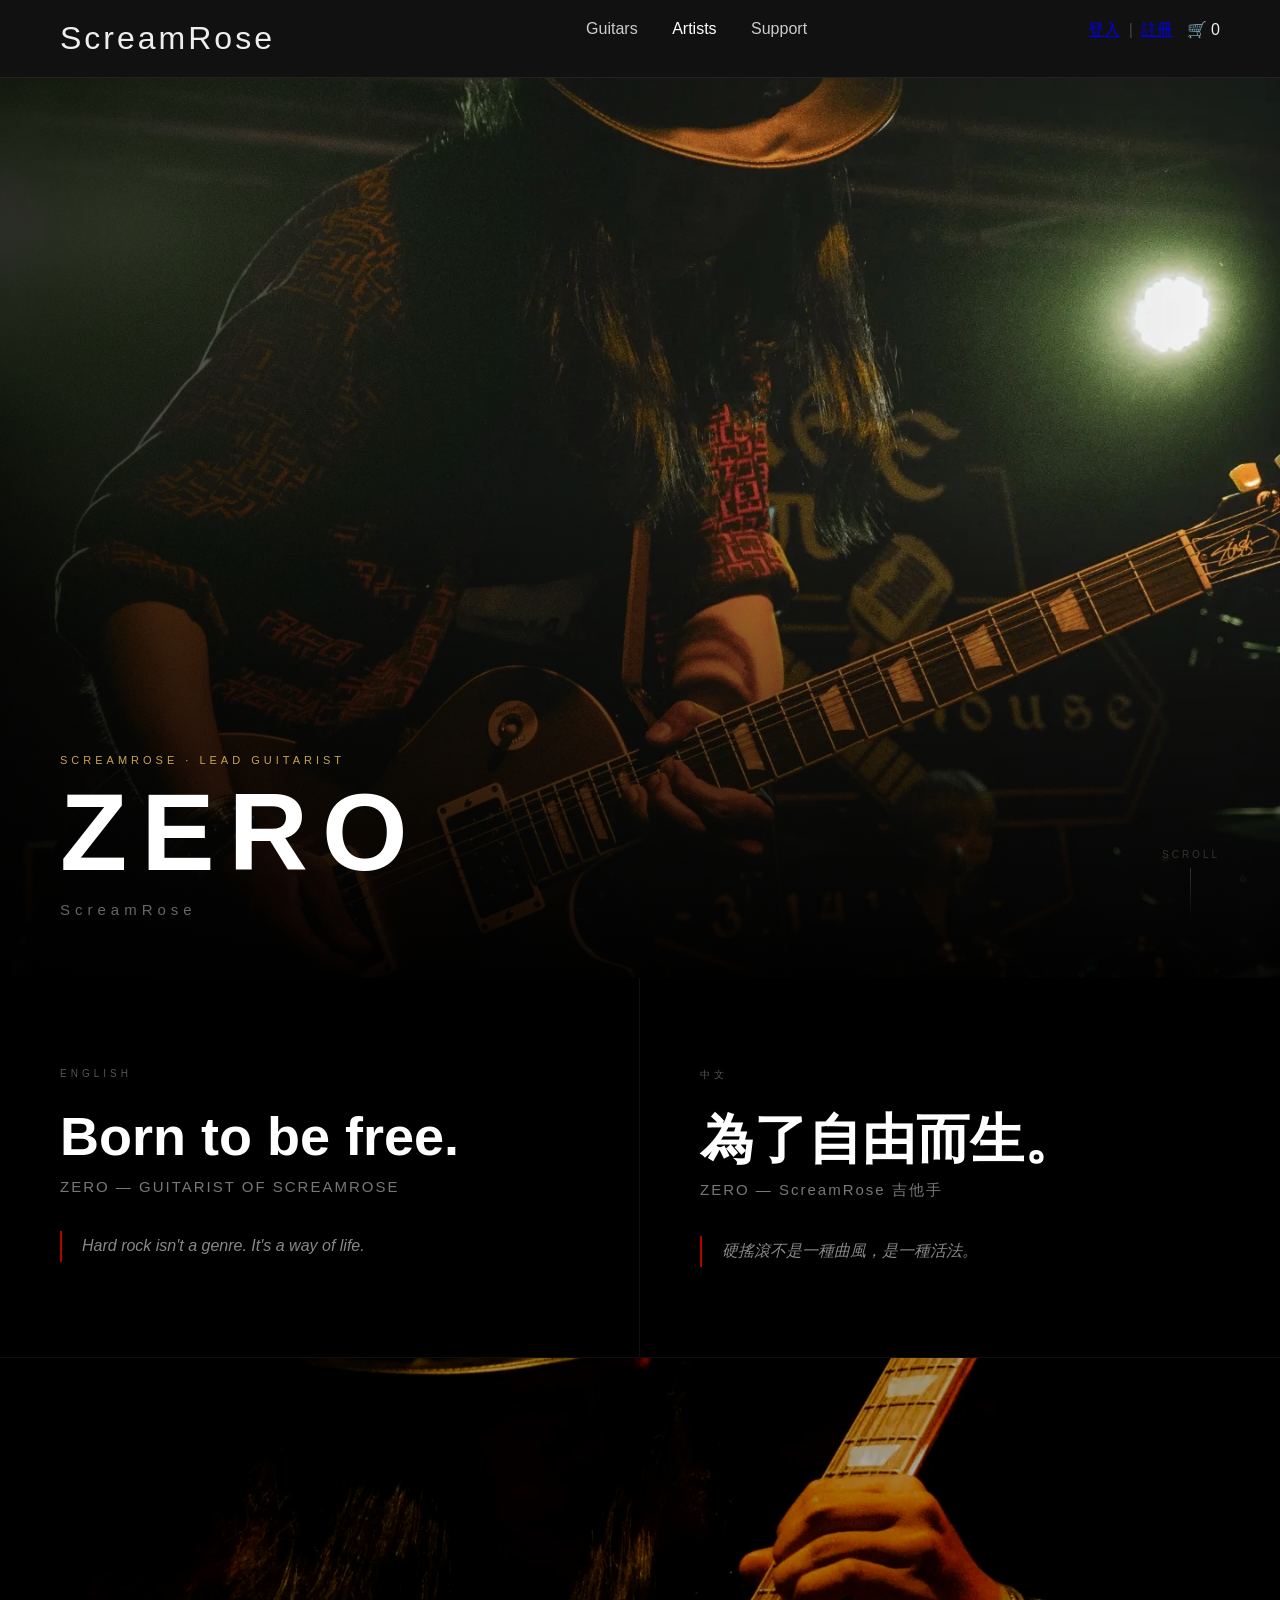
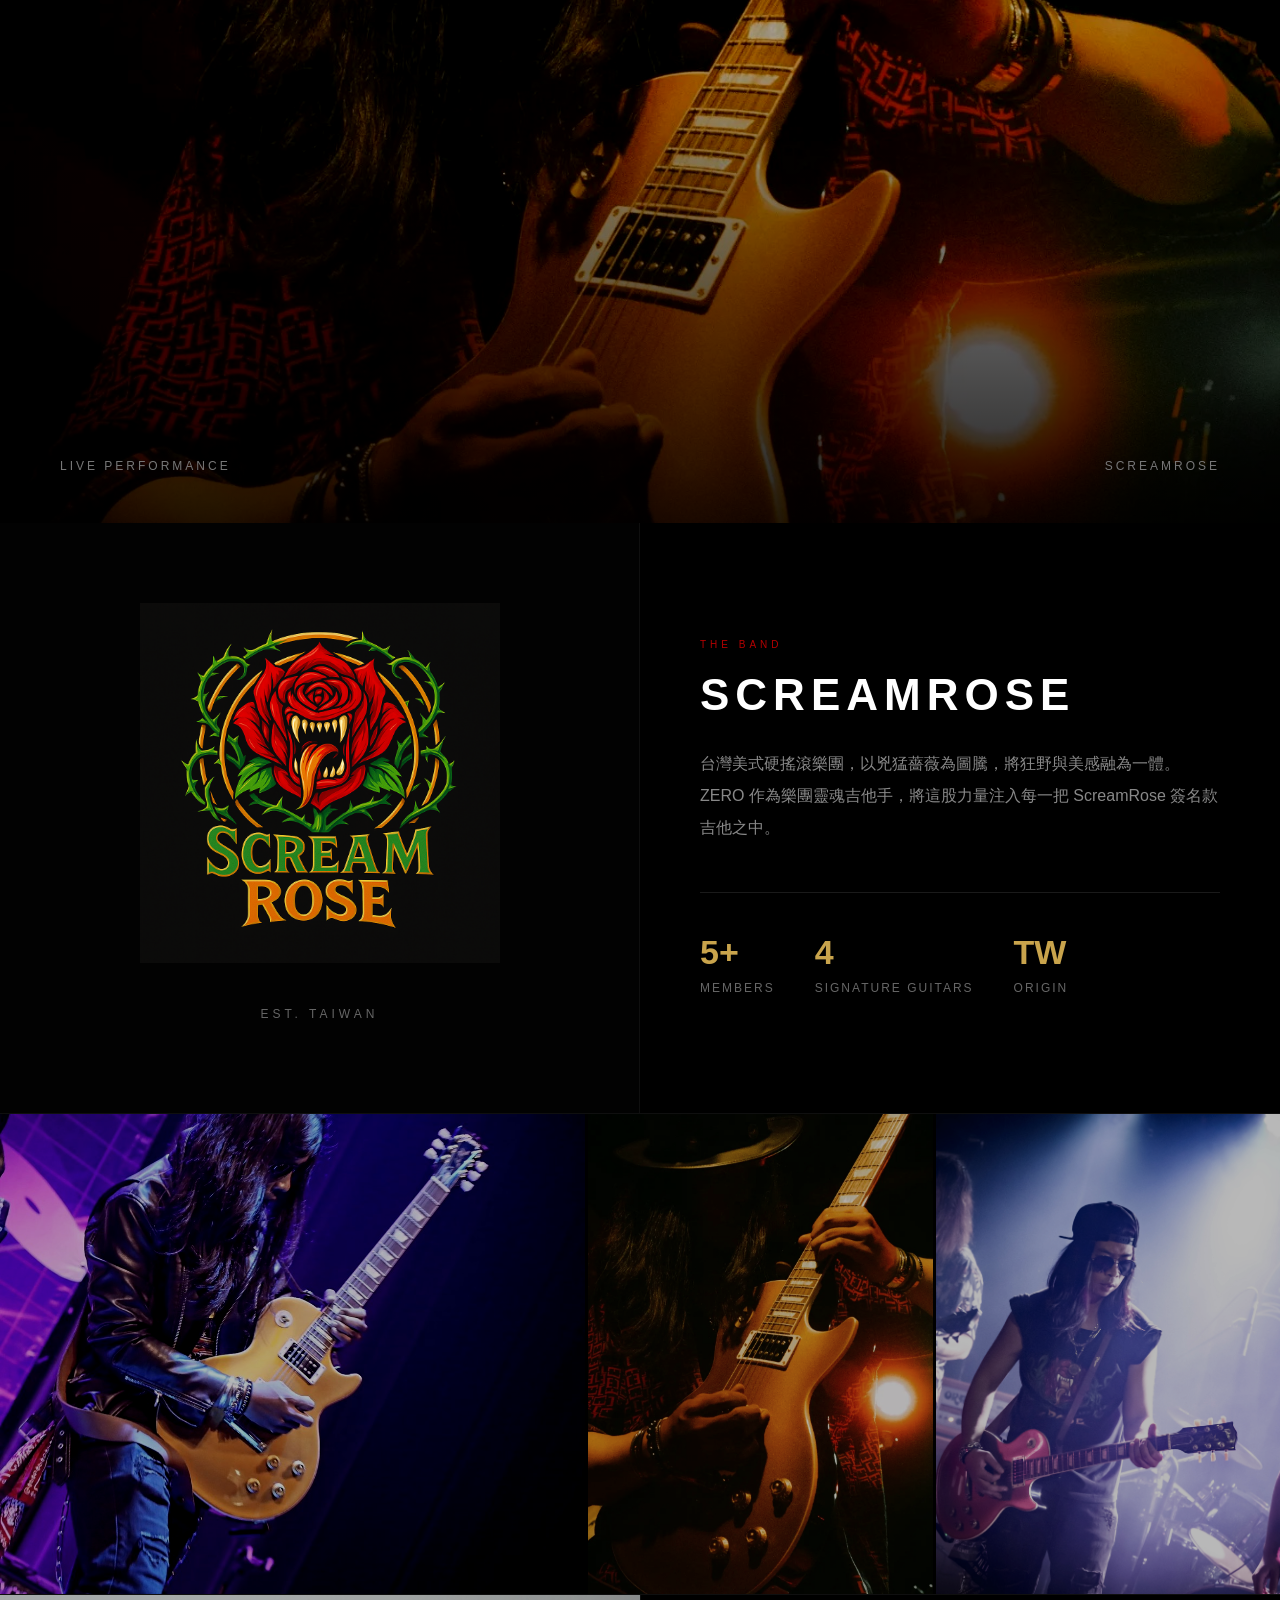
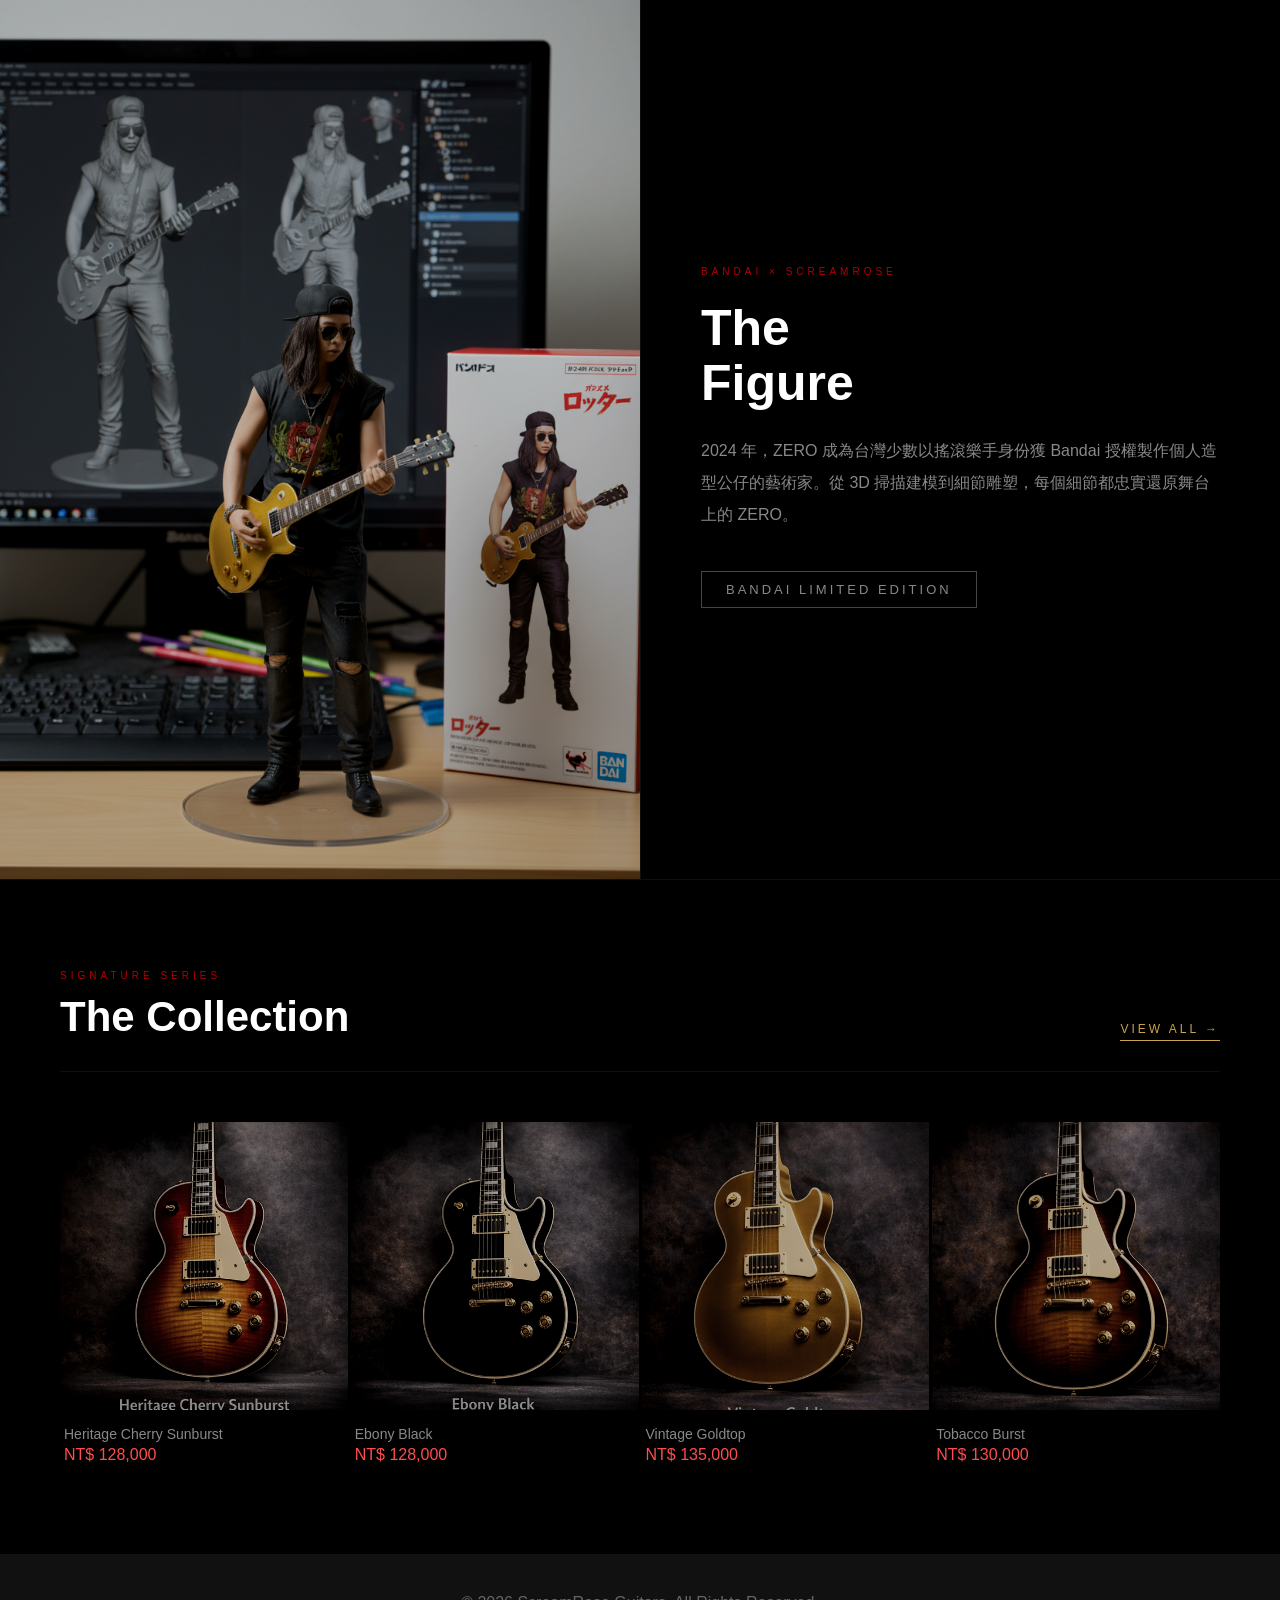
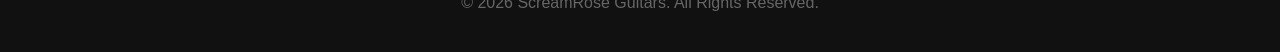
<file: src/main/resources/static/artists.html>
<!DOCTYPE html>
<html lang="zh-TW">
<head>
  <meta charset="UTF-8">
  <meta name="viewport" content="width=device-width, initial-scale=1.0">
  <title>ScreamRose | ZERO</title>
  <link rel="stylesheet" href="style.css">
  <script src="header.js" defer></script>
  <style>
    * { box-sizing: border-box; }

    /* HERO */
    .hero {
      position: relative;
      height: 100vh;
      min-height: 700px;
      overflow: hidden;
    }
    .hero-img {
      position: absolute;
      inset: 0;
      width: 100%;
      height: 100%;
      object-fit: cover;
      object-position: center 20%;
    }
    .hero::before {
      content: "";
      position: absolute;
      inset: 0;
      background: linear-gradient(to right, rgba(0,0,0,0.8) 0%, rgba(0,0,0,0.2) 60%, transparent 100%);
      z-index: 1;
    }
    .hero::after {
      content: "";
      position: absolute;
      inset: 0;
      background: linear-gradient(to top, rgba(0,0,0,0.95) 0%, transparent 55%);
      z-index: 1;
    }
    .hero-content {
      position: absolute;
      bottom: 60px;
      left: 60px;
      z-index: 2;
    }
    .hero-tag {
      font-size: 11px;
      letter-spacing: 4px;
      color: #c9a44c;
      margin: 0 0 16px;
    }
    .hero-name {
      font-size: 110px;
      font-weight: 700;
      letter-spacing: 14px;
      margin: 0;
      line-height: 0.9;
      color: #fff;
    }
    .hero-band {
      font-size: 15px;
      letter-spacing: 5px;
      color: #666;
      margin: 20px 0 0;
    }
    .hero-scroll {
      position: absolute;
      bottom: 60px;
      right: 60px;
      z-index: 2;
      display: flex;
      flex-direction: column;
      align-items: center;
      gap: 8px;
      color: #333;
      font-size: 10px;
      letter-spacing: 3px;
    }
    .hero-scroll::after {
      content: "";
      width: 1px;
      height: 50px;
      background: linear-gradient(to bottom, #333, transparent);
    }

    /* 宣言 */
    .manifesto {
      background: #000;
      display: grid;
      grid-template-columns: 1fr 1fr;
      border-bottom: 1px solid #0f0f0f;
    }
    .manifesto-block {
      padding: 90px 60px;
    }
    .manifesto-block:first-child {
      border-right: 1px solid #0f0f0f;
    }
    .manifesto-lang {
      font-size: 10px;
      letter-spacing: 4px;
      color: #555;
      margin: 0 0 28px;
    }
    .manifesto-headline {
      font-size: 54px;
      font-weight: 700;
      color: #fff;
      margin: 0 0 12px;
      line-height: 1.1;
    }
    .manifesto-role {
      font-size: 15px;
      color: #777;
      letter-spacing: 2px;
      margin: 0 0 36px;
    }
    .manifesto-quote {
      font-size: 16px;
      color: #888;
      font-style: italic;
      line-height: 1.9;
      margin: 0;
      padding-left: 20px;
      border-left: 2px solid #b30000;
    }

    /* 全幅照片 */
    .full-photo {
      position: relative;
      height: 85vh;
      overflow: hidden;
    }
    .full-photo img {
      width: 100%;
      height: 100%;
      object-fit: cover;
      object-position: center 25%;
      filter: brightness(0.65) contrast(1.15);
      transition: transform 6s ease;
    }
    .full-photo:hover img { transform: scale(1.04); }
    .full-photo-overlay {
      position: absolute;
      inset: 0;
      background: linear-gradient(to top, rgba(0,0,0,0.8) 0%, transparent 60%);
    }
    .full-photo-caption {
      position: absolute;
      bottom: 50px;
      left: 60px;
      right: 60px;
      display: flex;
      justify-content: space-between;
      align-items: flex-end;
    }
    .full-photo-caption span {
      font-size: 12px;
      letter-spacing: 3px;
      color: #777;
    }

    /* LOGO + 樂團 — Logo 大且置中 */
    .band-section {
      background: #000;
      display: grid;
      grid-template-columns: 1fr 1fr;
      min-height: 560px;
      border-bottom: 1px solid #0f0f0f;
    }
    .band-logo-side {
      display: flex;
      flex-direction: column;
      align-items: center;
      justify-content: center;
      padding: 80px;
      border-right: 1px solid #0f0f0f;
      background: #020202;
      gap: 32px;
    }
    .band-logo-side img {
      width: 360px;
      max-width: 90%;
      transition: transform 0.4s;
    }
    .band-logo-side img:hover { transform: scale(1.04); }
    .band-logo-label {
      font-size: 12px;
      letter-spacing: 4px;
      color: #666;
    }
    .band-text-side {
      padding: 80px 60px;
      display: flex;
      flex-direction: column;
      justify-content: center;
    }
    .band-eyebrow {
      font-size: 10px;
      letter-spacing: 4px;
      color: #b30000;
      margin: 0 0 20px;
    }
    .band-title {
      font-size: 44px;
      font-weight: 700;
      letter-spacing: 6px;
      margin: 0 0 28px;
      color: #fff;
    }
    .band-desc {
      font-size: 16px;
      color: #888;
      line-height: 2;
      margin: 0 0 48px;
    }
    .band-stats {
      display: flex;
      gap: 40px;
      padding-top: 40px;
      border-top: 1px solid #1a1a1a;
    }
    .band-stat-num {
      display: block;
      font-size: 34px;
      font-weight: 700;
      color: #c9a44c;
      margin-bottom: 6px;
    }
    .band-stat-label {
      font-size: 12px;
      letter-spacing: 2px;
      color: #666;
    }

    /* 照片牆 */
    .photo-grid {
      display: grid;
      grid-template-columns: 1.7fr 1fr 1fr;
      gap: 3px;
      background: #000;
    }
    .photo-grid-item {
      overflow: hidden;
      position: relative;
    }
    .photo-grid-item img {
      width: 100%;
      height: 480px;
      object-fit: cover;
      display: block;
      filter: brightness(0.7) contrast(1.1) saturate(0.85);
      transition: filter 0.4s, transform 0.5s;
    }
    .photo-grid-item:first-child img { height: 480px; }
    .photo-grid-item:hover img {
      filter: brightness(0.9) contrast(1.1) saturate(1.1);
      transform: scale(1.05);
    }

    /* 公仔區 */
    .figure-section {
      background: #000;
      display: grid;
      grid-template-columns: 1fr 1fr;
      min-height: 620px;
      border-top: 1px solid #0f0f0f;
    }
    .figure-img {
      overflow: hidden;
    }
    .figure-img img {
      width: 100%;
      height: 100%;
      object-fit: cover;
      filter: brightness(0.75) contrast(1.1);
      transition: transform 0.5s;
    }
    .figure-img:hover img { transform: scale(1.04); }
    .figure-text {
      padding: 80px 60px;
      display: flex;
      flex-direction: column;
      justify-content: center;
      border-left: 1px solid #0f0f0f;
    }
    .figure-eyebrow {
      font-size: 10px;
      letter-spacing: 4px;
      color: #b30000;
      margin: 0 0 24px;
    }
    .figure-title {
      font-size: 50px;
      font-weight: 700;
      color: #fff;
      margin: 0 0 24px;
      line-height: 1.1;
    }
    .figure-desc {
      font-size: 16px;
      color: #888;
      line-height: 2;
      margin: 0 0 40px;
    }
    .figure-badge {
      display: inline-block;
      padding: 10px 24px;
      border: 1px solid #444;
      color: #888;
      font-size: 13px;
      letter-spacing: 3px;
      width: fit-content;
    }

    /* 簽名款吉他 */
    .collection-section {
      background: #000;
      padding: 90px 60px;
      border-top: 1px solid #0f0f0f;
    }
    .collection-header {
      display: flex;
      justify-content: space-between;
      align-items: flex-end;
      margin-bottom: 50px;
      padding-bottom: 30px;
      border-bottom: 1px solid #0f0f0f;
    }
    .collection-eyebrow {
      font-size: 10px;
      letter-spacing: 4px;
      color: #b30000;
      margin: 0 0 12px;
    }
    .collection-title {
      font-size: 42px;
      font-weight: 700;
      margin: 0;
      color: #fff;
    }
    .collection-link {
      color: #c9a44c;
      text-decoration: none;
      font-size: 12px;
      letter-spacing: 3px;
      border-bottom: 1px solid #c9a44c;
      padding-bottom: 4px;
      transition: opacity 0.2s;
    }
    .collection-link:hover { opacity: 0.7; }
    .collection-grid {
      display: grid;
      grid-template-columns: repeat(4, 1fr);
      gap: 3px;
    }
    .collection-card {
      text-decoration: none;
      display: block;
      position: relative;
      overflow: hidden;
    }
    .collection-card img {
      width: 100%;
      aspect-ratio: 1;
      object-fit: cover;
      display: block;
      filter: brightness(0.7) contrast(1.1) saturate(0.8);
      transition: filter 0.4s, transform 0.5s;
    }
    .collection-card:hover img {
      filter: brightness(0.95) contrast(1.1) saturate(1.1);
      transform: scale(1.06);
    }
    .collection-card-info {
      padding: 16px 4px 0;
    }
    .collection-card-color {
      font-size: 14px;
      color: #888;
      margin: 0 0 4px;
    }
    .collection-card-price {
      font-size: 16px;
      color: #ff4d4d;
      margin: 0;
    }
  </style>
</head>
<body>

<header class="top-bar">
  <a href="index.html" class="brand" style="text-decoration:none; color:inherit;">ScreamRose</a>
  <nav>
    <a href="guitars.html">Guitars</a>
    <a href="artists.html" style="color:#fff;">Artists</a>
    <a href="support.html">Support</a>
  </nav>
  <div class="cart">
    <span id="auth-area"></span>
    &nbsp;&nbsp;🛒 <span id="cart-count">0</span>
  </div>
</header>

<!-- HERO -->
<div class="hero">
  <img class="hero-img" src="images/artist-new2.jpg" alt="ZERO">
  <div class="hero-content">
    <p class="hero-tag">SCREAMROSE · LEAD GUITARIST</p>
    <h1 class="hero-name">ZERO</h1>
    <p class="hero-band">ScreamRose</p>
  </div>
  <div class="hero-scroll">SCROLL</div>
</div>

<!-- 宣言 -->
<div class="manifesto">
  <div class="manifesto-block">
    <p class="manifesto-lang">ENGLISH</p>
    <h2 class="manifesto-headline">Born to be free.</h2>
    <p class="manifesto-role">ZERO — GUITARIST OF SCREAMROSE</p>
    <p class="manifesto-quote">Hard rock isn't a genre. It's a way of life.</p>
  </div>
  <div class="manifesto-block">
    <p class="manifesto-lang">中文</p>
    <h2 class="manifesto-headline">為了自由而生。</h2>
    <p class="manifesto-role">ZERO — ScreamRose 吉他手</p>
    <p class="manifesto-quote">硬搖滾不是一種曲風，是一種活法。</p>
  </div>
</div>

<!-- 全幅照片 -->
<div class="full-photo">
  <img src="images/artist-new1.jpg" alt="ZERO Live">
  <div class="full-photo-overlay"></div>
  <div class="full-photo-caption">
    <span>LIVE PERFORMANCE</span>
    <span>SCREAMROSE</span>
  </div>
</div>

<!-- LOGO + 樂團介紹 -->
<div class="band-section">
  <div class="band-logo-side">
    <img src="images/logo-black.png" alt="ScreamRose Logo">
    <p class="band-logo-label">EST. TAIWAN</p>
  </div>
  <div class="band-text-side">
    <p class="band-eyebrow">THE BAND</p>
    <h2 class="band-title">SCREAMROSE</h2>
    <p class="band-desc">台灣美式硬搖滾樂團，以兇猛薔薇為圖騰，將狂野與美感融為一體。ZERO 作為樂團靈魂吉他手，將這股力量注入每一把 ScreamRose 簽名款吉他之中。</p>
    <div class="band-stats">
      <div>
        <span class="band-stat-num">5+</span>
        <span class="band-stat-label">MEMBERS</span>
      </div>
      <div>
        <span class="band-stat-num">4</span>
        <span class="band-stat-label">SIGNATURE GUITARS</span>
      </div>
      <div>
        <span class="band-stat-num">TW</span>
        <span class="band-stat-label">ORIGIN</span>
      </div>
    </div>
  </div>
</div>

<!-- 照片牆 -->
<div class="photo-grid">
  <div class="photo-grid-item">
    <img src="images/artist-hero.jpg" alt="ZERO">
  </div>
  <div class="photo-grid-item">
    <img src="images/artist-new1.jpg" alt="ZERO Live">
  </div>
  <div class="photo-grid-item">
    <img src="images/artist-3.jpg" alt="ZERO BW">
  </div>
</div>

<!-- 公仔 -->
<div class="figure-section">
  <div class="figure-img">
    <img src="images/artist-figure.jpg" alt="ZERO Bandai Figure">
  </div>
  <div class="figure-text">
    <p class="figure-eyebrow">BANDAI × SCREAMROSE</p>
    <h2 class="figure-title">The<br>Figure</h2>
    <p class="figure-desc">2024 年，ZERO 成為台灣少數以搖滾樂手身份獲 Bandai 授權製作個人造型公仔的藝術家。從 3D 掃描建模到細節雕塑，每個細節都忠實還原舞台上的 ZERO。</p>
    <span class="figure-badge">BANDAI LIMITED EDITION</span>
  </div>
</div>

<!-- 簽名款吉他 -->
<div class="collection-section">
  <div class="collection-header">
    <div>
      <p class="collection-eyebrow">SIGNATURE SERIES</p>
      <h2 class="collection-title">The Collection</h2>
    </div>
    <a href="guitars.html" class="collection-link">VIEW ALL →</a>
  </div>
  <div class="collection-grid">
    <a class="collection-card" href="product.html?id=1">
      <img src="images/lp-cherry.png" alt="Heritage Cherry Sunburst">
      <div class="collection-card-info">
        <p class="collection-card-color">Heritage Cherry Sunburst</p>
        <p class="collection-card-price">NT$ 128,000</p>
      </div>
    </a>
    <a class="collection-card" href="product.html?id=2">
      <img src="images/lp-black.png" alt="Ebony Black">
      <div class="collection-card-info">
        <p class="collection-card-color">Ebony Black</p>
        <p class="collection-card-price">NT$ 128,000</p>
      </div>
    </a>
    <a class="collection-card" href="product.html?id=3">
      <img src="images/lp-goldtop.png" alt="Vintage Goldtop">
      <div class="collection-card-info">
        <p class="collection-card-color">Vintage Goldtop</p>
        <p class="collection-card-price">NT$ 135,000</p>
      </div>
    </a>
    <a class="collection-card" href="product.html?id=4">
      <img src="images/lp-tobacco.png" alt="Tobacco Burst">
      <div class="collection-card-info">
        <p class="collection-card-color">Tobacco Burst</p>
        <p class="collection-card-price">NT$ 130,000</p>
      </div>
    </a>
  </div>
</div>

<footer class="footer">
  © 2026 ScreamRose Guitars. All Rights Reserved.
</footer>

</body>
</html>
</file>
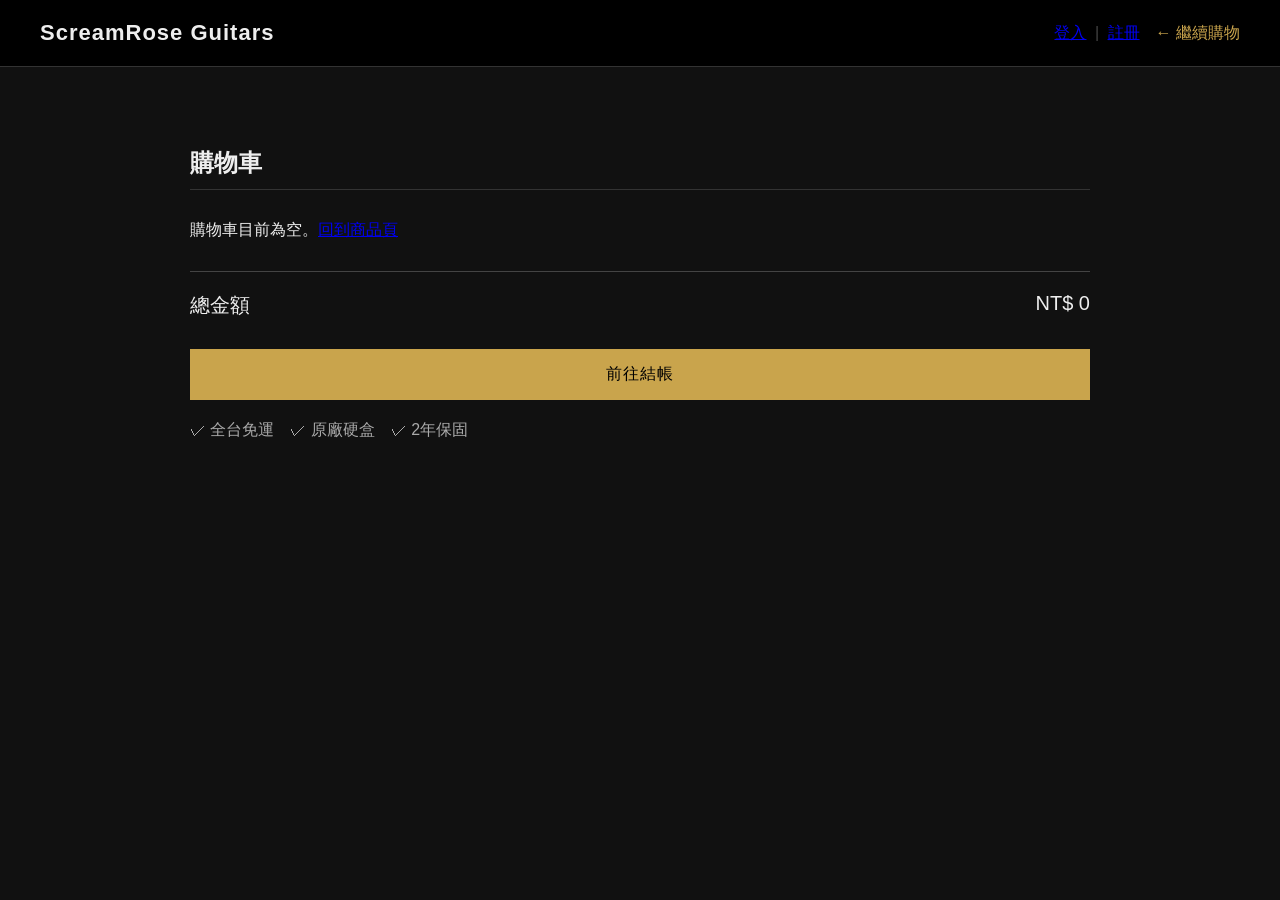
<file: src/main/resources/static/cart.html>
<!DOCTYPE html>
<html lang="zh-TW">
<head>
  <meta charset="UTF-8">
  <meta name="viewport" content="width=device-width, initial-scale=1.0">
  <title>ScreamRose | 購物車</title>
  <link rel="stylesheet" href="style.css">
  <link rel="stylesheet" href="cart.css">
  <script src="header.js" defer></script>
</head>
<body>

  <header class="site-header">
	<h1>ScreamRose Guitars</h1>
	 <div style="display:flex; align-items:center; gap:16px;">
	   <span id="auth-area"></span>
	   <a href="index.html" class="back-link">← 繼續購物</a>
  </header>

  <main>
    <section class="cart-container">
      <h2>購物車</h2>

      <!-- 由 cart.js 動態填入 -->
      <div id="cart-list"></div>

      <div class="cart-total">
        <span>總金額</span>
        <span id="total-price">NT$ 0</span>
      </div>

      <button class="checkout-btn">前往結帳</button>
      <p class="shipping">✓ 全台免運　✓ 原廠硬盒　✓ 2年保固</p>
    </section>
  </main>

  <script src="cart.js"></script>

</body>
</html>
</file>
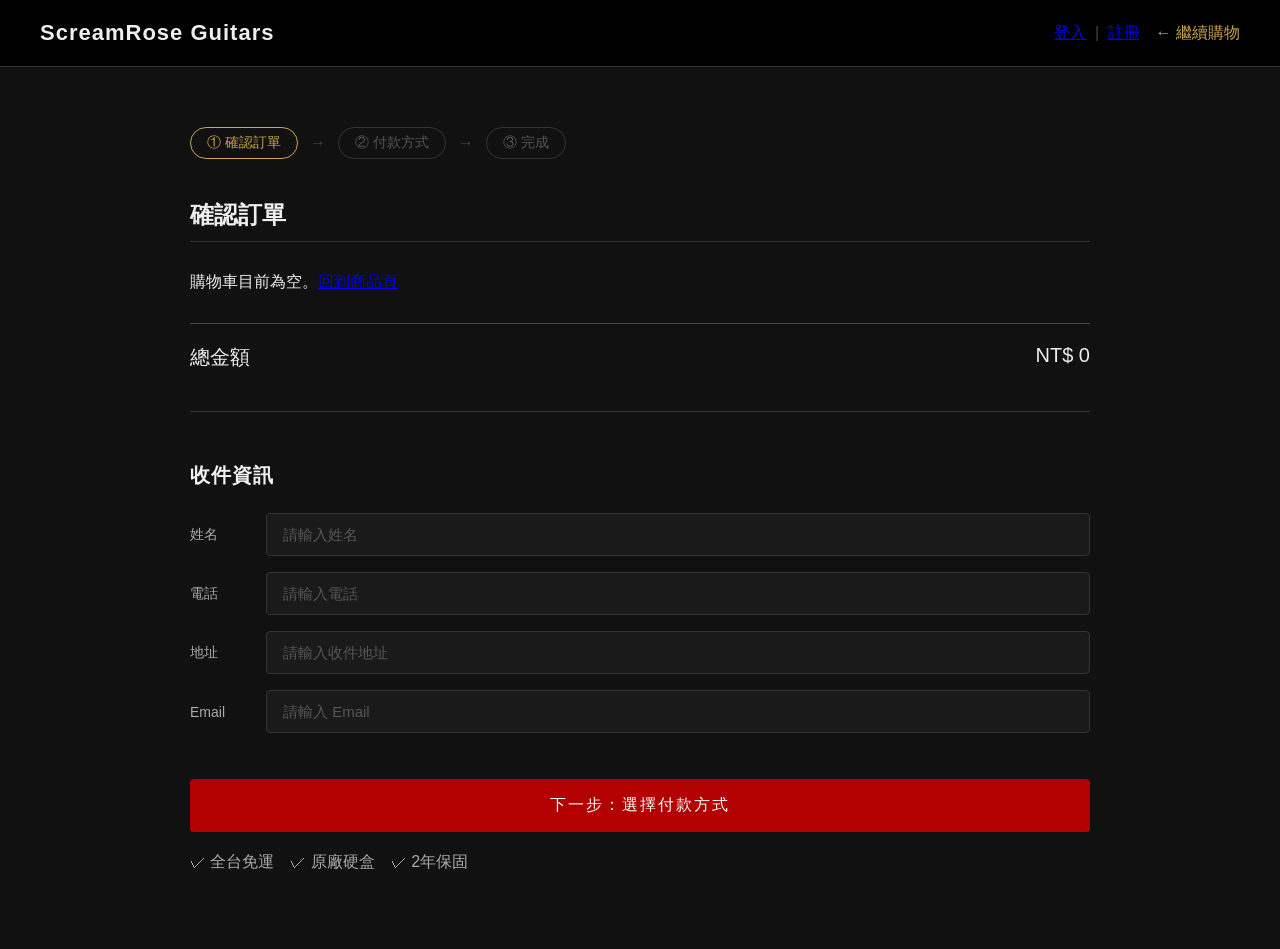
<file: src/main/resources/static/checkout.html>
<!DOCTYPE html>
<html lang="zh-TW">
<head>
  <meta charset="UTF-8">
  <meta name="viewport" content="width=device-width, initial-scale=1.0">
  <title>ScreamRose | 結帳</title>
  <link rel="stylesheet" href="style.css">
  <link rel="stylesheet" href="cart.css">
  <script src="header.js" defer></script>
</head>
<body>

  <header class="site-header">
	<h1>ScreamRose Guitars</h1>
	 <div style="display:flex; align-items:center; gap:16px;">
	   <span id="auth-area"></span>
	   <a href="index.html" class="back-link">← 繼續購物</a>
  </header>

  <main>
    <section class="cart-container">

      <div class="steps">
        <div class="step active" id="step-indicator-1">① 確認訂單</div>
        <div class="step-arrow">→</div>
        <div class="step" id="step-indicator-2">② 付款方式</div>
        <div class="step-arrow">→</div>
        <div class="step" id="step-indicator-3">③ 完成</div>
      </div>

      <!-- Step 1 -->
      <div id="step-1">
        <h2>確認訂單</h2>
        <div id="cart-list"></div>
        <div class="cart-total">
          <span>總金額</span>
          <span id="total-price">NT$ 0</span>
        </div>
        <div class="checkout-form">
          <h3>收件資訊</h3>
          <div class="form-group">
            <label for="name">姓名</label>
            <input type="text" id="name" placeholder="請輸入姓名">
          </div>
          <div class="form-group">
            <label for="phone">電話</label>
            <input type="tel" id="phone" placeholder="請輸入電話">
          </div>
          <div class="form-group">
            <label for="address">地址</label>
            <input type="text" id="address" placeholder="請輸入收件地址">
          </div>
          <div class="form-group">
            <label for="email">Email</label>
            <input type="email" id="email" placeholder="請輸入 Email">
          </div>
          <button class="confirm-btn" onclick="goToPayment()">下一步：選擇付款方式</button>
        </div>
        <p class="shipping">✓ 全台免運　✓ 原廠硬盒　✓ 2年保固</p>
      </div>

      <!-- Step 2 -->
      <div id="step-2" style="display:none;">
        <h2>選擇付款方式</h2>

        <div class="payment-options">

          <!-- 信用卡 -->
          <label class="payment-option">
            <input type="radio" name="payment" value="credit" onchange="showPaymentDetail('credit')">
            <div class="payment-card">
              <span class="payment-icon">💳</span>
              <div>
                <p class="payment-title">信用卡付款</p>
                <p class="payment-sub">Visa / Mastercard / JCB</p>
              </div>
            </div>
          </label>
          <div class="payment-detail" id="detail-credit">
            <div class="form-group">
              <label>卡號</label>
              <input type="text" id="card-number" placeholder="1234 5678 9012 3456" maxlength="19" oninput="formatCardNumber(this)">
            </div>
            <div style="display:flex; gap:12px;">
              <div class="form-group" style="flex:1;">
                <label>有效期限</label>
                <input type="text" id="card-expiry" placeholder="MM / YY" maxlength="7" oninput="formatExpiry(this)">
              </div>
              <div class="form-group" style="flex:1;">
                <label>CVV</label>
                <input type="text" id="card-cvv" placeholder="123" maxlength="3">
              </div>
            </div>
            <div class="form-group">
              <label>持卡人姓名</label>
              <input type="text" id="card-name" placeholder="與信用卡上相同">
            </div>
          </div>

          <!-- ATM 轉帳 -->
          <label class="payment-option">
            <input type="radio" name="payment" value="transfer" onchange="showPaymentDetail('transfer')">
            <div class="payment-card">
              <span class="payment-icon">🏦</span>
              <div>
                <p class="payment-title">ATM 轉帳</p>
                <p class="payment-sub">選擇銀行，下單後產生虛擬帳號</p>
              </div>
            </div>
          </label>
          <div class="payment-detail" id="detail-transfer">
            <div class="form-group">
              <label>選擇銀行</label>
              <select id="bank-select" style="flex:1; padding:12px 16px; background:#1a1a1a; border:1px solid #333; color:#f1f1f1; font-size:15px; border-radius:4px;">
                <option value="">── 請選擇銀行 ──</option>
                <option value="004">004 臺灣銀行</option>
                <option value="005">005 土地銀行</option>
                <option value="006">006 合作金庫</option>
                <option value="007">007 第一銀行</option>
                <option value="008">008 華南銀行</option>
                <option value="009">009 彰化銀行</option>
                <option value="011">011 上海商銀</option>
                <option value="013">013 國泰世華</option>
                <option value="017">017 兆豐銀行</option>
                <option value="021">021 花旗銀行</option>
                <option value="050">050 臺灣中小企銀</option>
                <option value="052">052 渣打銀行</option>
                <option value="081">081 匯豐銀行</option>
                <option value="103">103 新光銀行</option>
                <option value="108">108 陽信銀行</option>
                <option value="147">147 三信銀行</option>
                <option value="700">700 中華郵政</option>
                <option value="803">803 聯邦銀行</option>
                <option value="806">806 元大銀行</option>
                <option value="807">807 永豐銀行</option>
                <option value="808">808 玉山銀行</option>
                <option value="809">809 凱基銀行</option>
                <option value="812">812 台新銀行</option>
                <option value="816">816 安泰銀行</option>
                <option value="822">822 中國信託</option>
                <option value="824">824 永豐商銀</option>
              </select>
            </div>
            <div class="atm-info">
              <p class="atm-note">⚠ 請於 3 天內完成轉帳，逾期訂單將自動取消</p>
              <p class="atm-note" style="color:#777; margin-top:6px;">虛擬帳號將於確認下單後產生</p>
            </div>
          </div>

          <!-- 融資分期付款 -->
          <label class="payment-option">
            <input type="radio" name="payment" value="installment" onchange="showPaymentDetail('installment'); calcInstallment()">
            <div class="payment-card">
              <span class="payment-icon">📋</span>
              <div>
                <p class="payment-title">融資分期付款</p>
                <p class="payment-sub">3 / 6 / 12 / 24 期，部分銀行免手續費</p>
              </div>
            </div>
          </label>
          <div class="payment-detail" id="detail-installment">
            <div class="form-group">
              <label>分期期數</label>
              <select id="installment-months" onchange="calcInstallment()" style="flex:1; padding:12px 16px; background:#1a1a1a; border:1px solid #333; color:#f1f1f1; font-size:15px; border-radius:4px;">
                <option value="3">3 期（手續費 0%）</option>
                <option value="6">6 期（手續費 0%）</option>
                <option value="12">12 期（手續費 1.5%）</option>
                <option value="24">24 期（手續費 3%）</option>
              </select>
            </div>
            <div class="installment-summary" id="installment-summary">
              <div class="installment-row">
                <span>每期金額</span>
                <span id="monthly-amount" style="color:#c9a44c; font-size:20px;">──</span>
              </div>
              <div class="installment-row">
                <span>手續費</span>
                <span id="fee-amount">──</span>
              </div>
              <div class="installment-row">
                <span>總付款金額</span>
                <span id="total-installment-amount" style="color:#f1f1f1;">──</span>
              </div>
            </div>
            <div class="form-group" style="margin-top:16px;">
              <label>信用卡卡號</label>
              <input type="text" id="inst-card-number" placeholder="1234 5678 9012 3456" maxlength="19" oninput="formatCardNumber(this)">
            </div>
            <div style="display:flex; gap:12px;">
              <div class="form-group" style="flex:1;">
                <label>有效期限</label>
                <input type="text" id="inst-card-expiry" placeholder="MM / YY" maxlength="7" oninput="formatExpiry(this)">
              </div>
              <div class="form-group" style="flex:1;">
                <label>CVV</label>
                <input type="text" id="inst-card-cvv" placeholder="123" maxlength="3">
              </div>
            </div>
            <p class="atm-note" style="margin-top:8px;">⚠ 分期申請需由銀行審核，實際期數以銀行核准為準</p>
          </div>

        </div>

        <div class="cart-total" style="margin-top:30px;">
          <span>總金額</span>
          <span id="total-price-2">NT$ 0</span>
        </div>
        <div style="display:flex; gap:12px; margin-top:20px;">
          <button class="back-btn" onclick="goBack()">← 返回</button>
          <button class="confirm-btn" onclick="confirmPayment()" style="flex:1;">確認付款</button>
        </div>
      </div>

      <!-- Step 3 -->
      <div id="step-3" style="display:none; text-align:center; padding:60px 0;">
        <div style="font-size:60px; margin-bottom:20px;">🎸</div>
        <h2 style="font-size:28px; margin-bottom:12px;">訂單已成立！</h2>
        <p style="color:#aaa; margin-bottom:24px;">感謝您的購買，訂單資訊已寄送至您的 Email。</p>
        <div id="order-summary" class="order-summary"></div>
        <button class="confirm-btn" onclick="window.location.href='index.html'" style="max-width:300px; margin:30px auto 0; display:block;">
          回到首頁
        </button>
      </div>

    </section>
  </main>

  <script src="cart.js"></script>
  <script>
    document.addEventListener("DOMContentLoaded", function () {
      renderCart();
      const total = document.getElementById("total-price").textContent;
      document.getElementById("total-price-2").textContent = total;
    });

    function showPaymentDetail(type) {
      document.querySelectorAll(".payment-detail").forEach(d => d.style.display = "none");
      document.getElementById("detail-" + type).style.display = "block";
    }

    
	  function goToPayment() {
	    const token = localStorage.getItem("token");
	    if (!token) {
	      alert("請先登入才能結帳！");
	      window.location.href = "login.html";
	      return;
	    }
	    const name = document.getElementById("name").value.trim();
      const phone = document.getElementById("phone").value.trim();
      const address = document.getElementById("address").value.trim();
      const email = document.getElementById("email").value.trim();
      if (getCart().length === 0) { alert("購物車是空的！"); return; }
      if (!name || !phone || !address || !email) { alert("請填寫完整的收件資訊！"); return; }
      document.getElementById("step-1").style.display = "none";
      document.getElementById("step-2").style.display = "block";
      document.getElementById("step-indicator-1").classList.remove("active");
      document.getElementById("step-indicator-2").classList.add("active");
    }

    function goBack() {
      document.getElementById("step-2").style.display = "none";
      document.getElementById("step-1").style.display = "block";
      document.getElementById("step-indicator-2").classList.remove("active");
      document.getElementById("step-indicator-1").classList.add("active");
    }

    function formatCardNumber(input) {
      let v = input.value.replace(/\D/g, "").substring(0, 16);
      input.value = v.replace(/(.{4})/g, "$1 ").trim();
    }

    function formatExpiry(input) {
      let v = input.value.replace(/\D/g, "").substring(0, 4);
      if (v.length >= 2) v = v.substring(0, 2) + " / " + v.substring(2);
      input.value = v;
    }

    function generateCode(length) {
      let code = "";
      for (let i = 0; i < length; i++) code += Math.floor(Math.random() * 10);
      return code;
    }

    function deadlineDate() {
      const d = new Date();
      d.setDate(d.getDate() + 3);
      return d.getFullYear() + "/" + String(d.getMonth()+1).padStart(2,"0") + "/" + String(d.getDate()).padStart(2,"0") + " 23:59";
    }

    function getTotalAmount() {
      const text = document.getElementById("total-price-2").textContent;
      return parseInt(text.replace(/[^0-9]/g, "")) || 0;
    }

    // 分期金額計算
    function calcInstallment() {
      const months = parseInt(document.getElementById("installment-months").value);
      const total = getTotalAmount();
      const feeRates = { 3: 0, 6: 0, 12: 0.015, 24: 0.03 };
      const rate = feeRates[months] || 0;
      const fee = Math.round(total * rate);
      const totalWithFee = total + fee;
      const monthly = Math.ceil(totalWithFee / months);

      document.getElementById("monthly-amount").textContent = "NT$ " + monthly.toLocaleString() + " × " + months + " 期";
      document.getElementById("fee-amount").textContent = rate === 0 ? "免手續費" : "NT$ " + fee.toLocaleString();
      document.getElementById("total-installment-amount").textContent = "NT$ " + totalWithFee.toLocaleString();
    }

    function confirmPayment() {
      const selected = document.querySelector("input[name='payment']:checked");
      if (!selected) { alert("請選擇付款方式！"); return; }

      const type = selected.value;
      const total = document.getElementById("total-price-2").textContent;
      let summaryHTML = "";
      const deadline = deadlineDate();

      if (type === "credit") {
        const num = document.getElementById("card-number").value.trim();
        const exp = document.getElementById("card-expiry").value.trim();
        const cvv = document.getElementById("card-cvv").value.trim();
        const cname = document.getElementById("card-name").value.trim();
        if (!num || !exp || !cvv || !cname) { alert("請填寫完整的信用卡資訊！"); return; }
        const last4 = num.replace(/\s/g, "").slice(-4);
        summaryHTML = `
          <p class="summary-row">付款方式<span>信用卡（末四碼 ${last4}）</span></p>
          <p class="summary-row">付款狀態<span style="color:#4caf50;">✓ 付款成功</span></p>
          <p class="summary-row">訂單金額<span>${total}</span></p>`;

      } else if (type === "transfer") {
        const bankSelect = document.getElementById("bank-select");
        const bankCode = bankSelect.value;
        const bankName = bankSelect.options[bankSelect.selectedIndex].text;
        if (!bankCode) { alert("請選擇銀行！"); return; }
        const account = bankCode + generateCode(14 - bankCode.length);
        summaryHTML = `
          <p class="summary-row">付款方式<span>ATM 轉帳</span></p>
          <p class="summary-row">銀行<span>${bankName}</span></p>
          <p class="summary-row">虛擬帳號<span style="color:#c9a44c; font-size:18px; letter-spacing:2px;">${account}</span></p>
          <p class="summary-row">轉帳金額<span>${total}</span></p>
          <p class="summary-row">繳費期限<span style="color:#ff6b6b;">${deadline}</span></p>`;

      } else if (type === "installment") {
        const num = document.getElementById("inst-card-number").value.trim();
        const exp = document.getElementById("inst-card-expiry").value.trim();
        const cvv = document.getElementById("inst-card-cvv").value.trim();
        if (!num || !exp || !cvv) { alert("請填寫完整的信用卡資訊！"); return; }
        const last4 = num.replace(/\s/g, "").slice(-4);
        const months = document.getElementById("installment-months").value;
        const monthly = document.getElementById("monthly-amount").textContent;
        const totalInst = document.getElementById("total-installment-amount").textContent;
        summaryHTML = `
          <p class="summary-row">付款方式<span>融資分期付款</span></p>
          <p class="summary-row">信用卡末四碼<span>${last4}</span></p>
          <p class="summary-row">分期期數<span>${months} 期</span></p>
          <p class="summary-row">每期金額<span style="color:#c9a44c;">${monthly}</span></p>
          <p class="summary-row">總付款金額<span>${totalInst}</span></p>
          <p class="summary-row">申請狀態<span style="color:#ffa500;">⏳ 審核中</span></p>`;
      }

	  const token = localStorage.getItem("token");
	        const cart = JSON.parse(localStorage.getItem("cart")) || [];
	        const totalAmount = parseInt(total.replace(/[^0-9]/g, "")) || 0;

	        const orderPromises = cart.map(item =>
	          fetch("/api/orders", {
	            method: "POST",
	            headers: {
	              "Content-Type": "application/json",
	              "Authorization": "Bearer " + token
	            },
	            body: JSON.stringify({
	              productName: item.name || "商品",
	              quantity: item.qty || 1,
	              price: item.price || 0
	            })
	          })
	        );

	        Promise.all(orderPromises)
	          .catch(() => console.log("訂單寫入失敗"))
	          .finally(() => {
	            document.getElementById("step-2").style.display = "none";
	            document.getElementById("step-3").style.display = "block";
	            document.getElementById("step-indicator-2").classList.remove("active");
	            document.getElementById("step-indicator-3").classList.add("active");
	            document.getElementById("order-summary").innerHTML = summaryHTML;
	            localStorage.removeItem("cart");
	          });
    }
  </script>

</body>
</html>
</file>
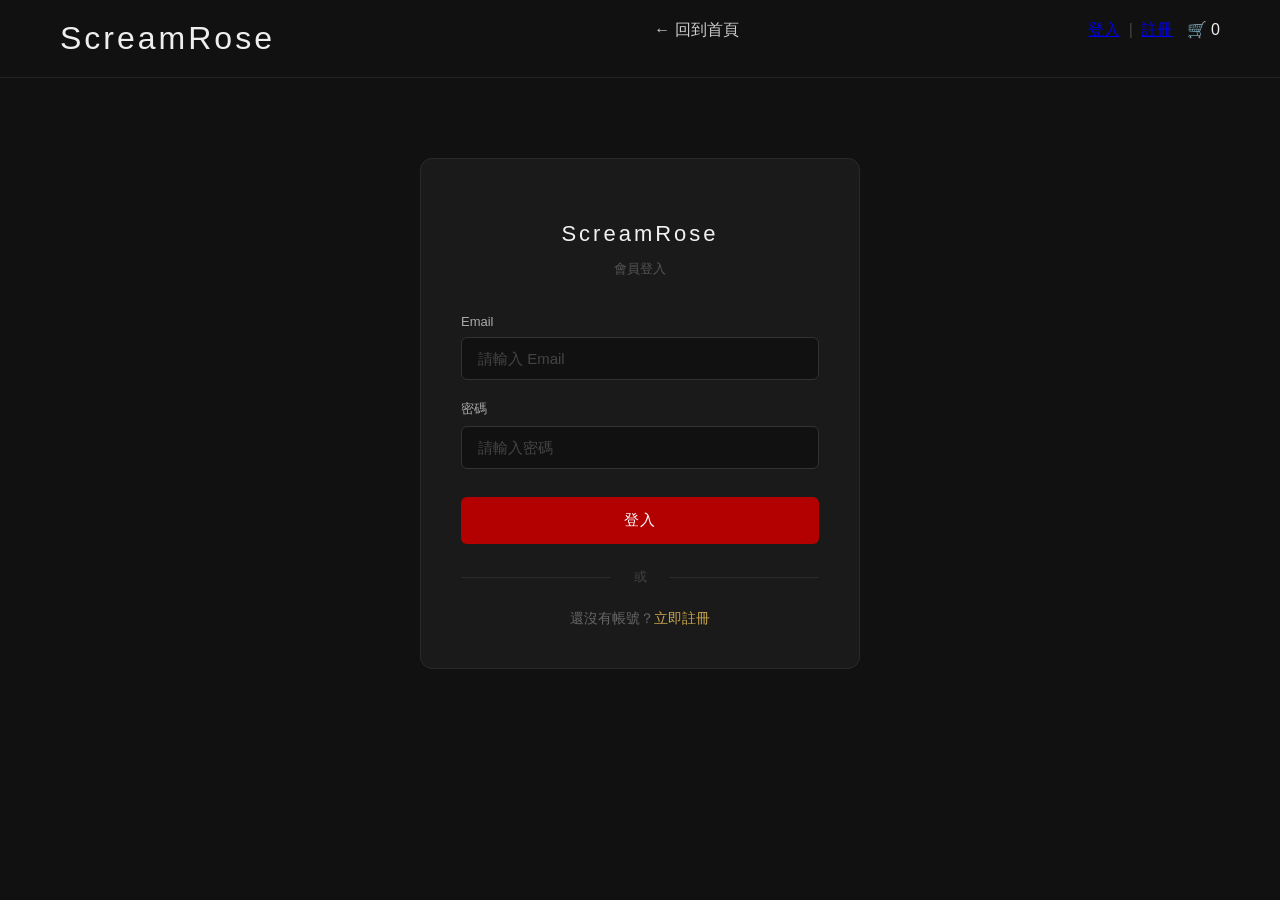
<file: src/main/resources/static/Login.html>
<!DOCTYPE html>
<html lang="zh-TW">
<head>
  <meta charset="UTF-8">
  <meta name="viewport" content="width=device-width, initial-scale=1.0">
  <title>ScreamRose | 登入</title>
  <link rel="stylesheet" href="style.css">
  <script src="header.js" defer></script>
  <style>
    .auth-container {
      max-width: 440px;
      margin: 80px auto;
      padding: 0 20px;
    }
    .auth-box {
      background: #1a1a1a;
      border: 1px solid #2a2a2a;
      border-radius: 12px;
      padding: 40px;
    }
    .auth-logo {
      text-align: center;
      font-size: 22px;
      letter-spacing: 3px;
      color: #f1f1f1;
      margin-bottom: 8px;
    }
    .auth-subtitle {
      text-align: center;
      font-size: 13px;
      color: #555;
      margin-bottom: 36px;
    }
    .auth-group {
      margin-bottom: 20px;
    }
    .auth-group label {
      display: block;
      font-size: 13px;
      color: #aaa;
      margin-bottom: 8px;
    }
    .auth-group input {
      width: 100%;
      padding: 12px 16px;
      background: #111;
      border: 1px solid #333;
      color: #f1f1f1;
      font-size: 15px;
      border-radius: 6px;
      outline: none;
      box-sizing: border-box;
      transition: border-color 0.2s;
    }
    .auth-group input:focus {
      border-color: #c9a44c;
    }
    .auth-group input::placeholder {
      color: #444;
    }
    .auth-btn {
      width: 100%;
      padding: 14px;
      margin-top: 8px;
      font-size: 15px;
      background: #b30000;
      color: #fff;
      border: none;
      border-radius: 6px;
      cursor: pointer;
      letter-spacing: 1px;
      transition: background 0.2s;
    }
    .auth-btn:hover { background: #ff1a1a; }
    .auth-divider {
      text-align: center;
      color: #444;
      font-size: 13px;
      margin: 24px 0;
      position: relative;
    }
    .auth-divider::before,
    .auth-divider::after {
      content: "";
      position: absolute;
      top: 50%;
      width: 42%;
      height: 1px;
      background: #2a2a2a;
    }
    .auth-divider::before { left: 0; }
    .auth-divider::after { right: 0; }
    .auth-link {
      text-align: center;
      font-size: 14px;
      color: #666;
    }
    .auth-link a {
      color: #c9a44c;
      text-decoration: none;
    }
    .auth-link a:hover { text-decoration: underline; }
    .error-msg {
      background: #2a0000;
      border: 1px solid #5a0000;
      color: #ff6b6b;
      font-size: 13px;
      padding: 10px 14px;
      border-radius: 6px;
      margin-bottom: 20px;
      display: none;
    }
  </style>
</head>
<body>

<header class="top-bar">
  <a href="index.html" class="brand" style="text-decoration:none; color:inherit;">ScreamRose</a>
  <nav>
    <a href="index.html">← 回到首頁</a>
  </nav>
  <div class="cart">
	<span id="auth-area"></span>
	 &nbsp;&nbsp;🛒 <span id="cart-count">0</span>
  </div>
</header>

<div class="auth-container">
  <div class="auth-box">
    <p class="auth-logo">ScreamRose</p>
    <p class="auth-subtitle">會員登入</p>

    <div class="error-msg" id="error-msg"></div>

    <div class="auth-group">
      <label for="email">Email</label>
      <input type="email" id="email" placeholder="請輸入 Email">
    </div>

    <div class="auth-group">
      <label for="password">密碼</label>
      <input type="password" id="password" placeholder="請輸入密碼">
    </div>

    <button class="auth-btn" onclick="handleLogin()">登入</button>

    <div class="auth-divider">或</div>

    <div class="auth-link">
      還沒有帳號？<a href="register.html">立即註冊</a>
    </div>
  </div>
</div>

<script>
  // 更新購物車數量
  const cart = JSON.parse(localStorage.getItem("cart")) || [];
  document.getElementById("cart-count").textContent = cart.reduce((s, i) => s + (i.qty || 0), 0);

  function handleLogin() {
    const email = document.getElementById("email").value.trim();
    const password = document.getElementById("password").value.trim();
    const errorEl = document.getElementById("error-msg");

    errorEl.style.display = "none";

    if (!email || !password) {
      errorEl.textContent = "請填寫完整的登入資訊！";
      errorEl.style.display = "block";
      return;
    }

    // 之後接 Spring Boot API：POST /api/login
    // 目前模擬登入成功
	fetch("/api/login", {
	  method: "POST",
	  headers: { "Content-Type": "application/json" },
	  body: JSON.stringify({ email, password })
	})
	.then(async res => {
		const data = await res.json();
		if (res.ok) {
		  localStorage.setItem("token", data.token);
		  localStorage.setItem("role", data.role);
		  localStorage.setItem("member", JSON.stringify({ email, name: email.split("@")[0] }));
		  if (data.role === "ADMIN") {
		    window.location.href = "admin.html";
		  } else {
		    window.location.href = "member.html";
		  }
		} else {
		  errorEl.textContent = data || "Email 或密碼錯誤，請重新確認。";
		  errorEl.style.display = "block";
		}
	})
	.catch(() => {
	  errorEl.textContent = "連線失敗，請確認後端是否啟動。";
	  errorEl.style.display = "block";
	});
   
  }

  // 按 Enter 觸發登入
  document.addEventListener("keydown", function(e) {
    if (e.key === "Enter") handleLogin();
  });
</script>

</body>
</html>
</file>
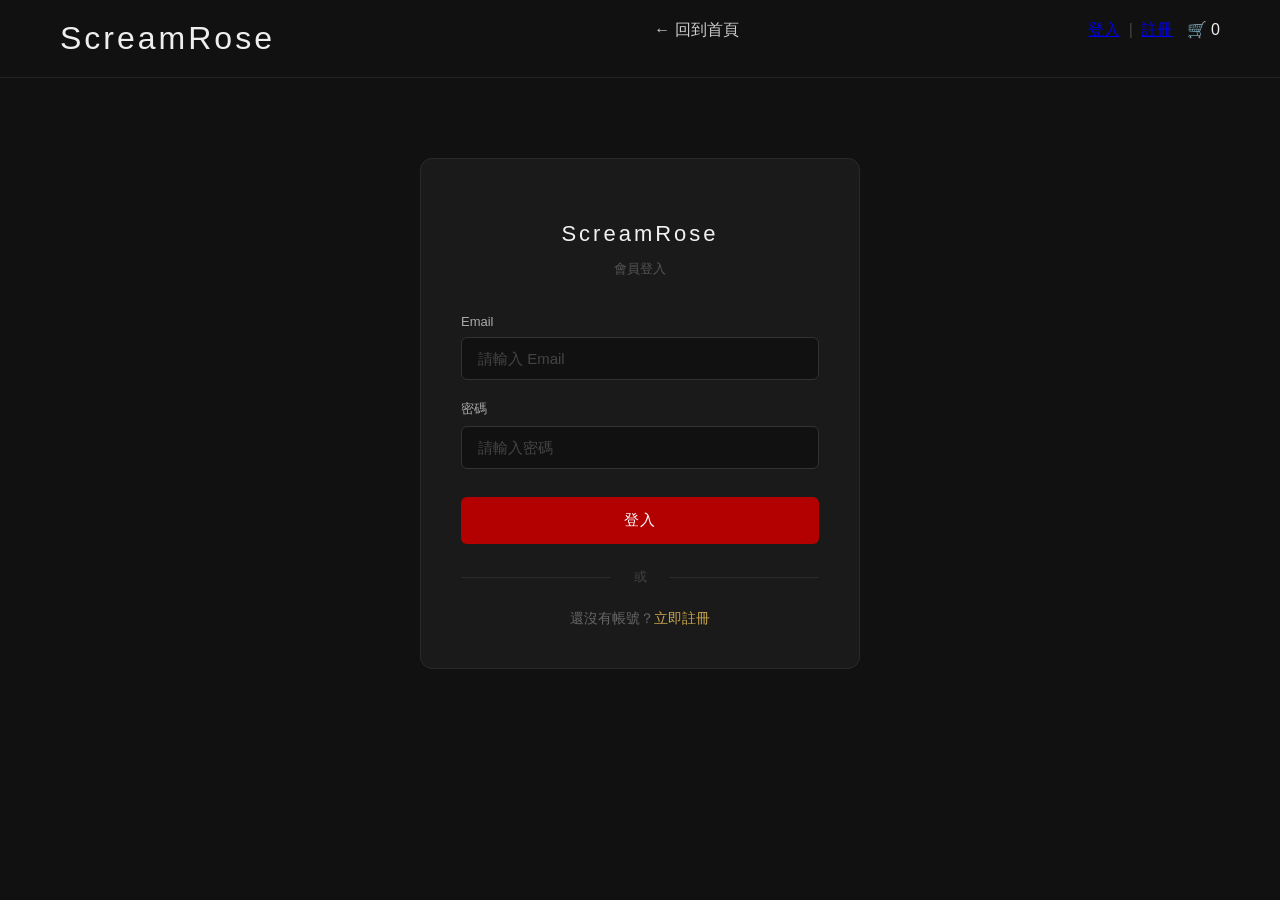
<file: src/main/resources/static/member.html>
<!DOCTYPE html>
<html lang="zh-TW">
<head>
  <meta charset="UTF-8">
  <meta name="viewport" content="width=device-width, initial-scale=1.0">
  <title>ScreamRose | 會員中心</title>
  <link rel="stylesheet" href="style.css">
  <script src="header.js" defer></script>
  <style>
    .member-container {
      max-width: 860px;
      margin: 60px auto;
      padding: 0 20px;
    }

    /* 頂部會員資訊 */
    .member-hero {
      display: flex;
      align-items: center;
      gap: 24px;
      background: #1a1a1a;
      border: 1px solid #2a2a2a;
      border-radius: 12px;
      padding: 30px;
      margin-bottom: 32px;
    }
    .member-avatar {
      width: 64px;
      height: 64px;
      border-radius: 50%;
      background: #b30000;
      display: flex;
      align-items: center;
      justify-content: center;
      font-size: 26px;
      font-weight: 500;
      color: #fff;
      flex-shrink: 0;
    }
    .member-name {
      font-size: 22px;
      font-weight: 500;
      margin: 0 0 4px;
    }
    .member-email {
      font-size: 14px;
      color: #666;
      margin: 0;
    }
    .logout-btn {
      margin-left: auto;
      padding: 10px 20px;
      background: transparent;
      border: 1px solid #444;
      color: #aaa;
      border-radius: 6px;
      cursor: pointer;
      font-size: 14px;
      transition: border-color 0.2s, color 0.2s;
    }
    .logout-btn:hover { border-color: #888; color: #fff; }

    /* 分頁標籤 */
    .tab-bar {
      display: flex;
      border-bottom: 1px solid #2a2a2a;
      margin-bottom: 30px;
      gap: 4px;
    }
    .tab {
      padding: 12px 24px;
      font-size: 14px;
      color: #666;
      cursor: pointer;
      border-bottom: 2px solid transparent;
      transition: color 0.2s;
    }
    .tab:hover { color: #ccc; }
    .tab.active {
      color: #c9a44c;
      border-bottom-color: #c9a44c;
    }

    /* 訂單列表 */
    .order-card {
      background: #1a1a1a;
      border: 1px solid #2a2a2a;
      border-radius: 10px;
      padding: 24px;
      margin-bottom: 16px;
    }
    .order-header {
      display: flex;
      justify-content: space-between;
      align-items: center;
      margin-bottom: 16px;
      padding-bottom: 16px;
      border-bottom: 1px solid #2a2a2a;
    }
    .order-number {
      font-size: 13px;
      color: #666;
    }
    .order-date {
      font-size: 13px;
      color: #555;
    }
    .order-status {
      font-size: 12px;
      padding: 4px 12px;
      border-radius: 99px;
    }
    .status-paid { background: #002a00; color: #6bff6b; }
    .status-pending { background: #2a2000; color: #ffc06b; }
    .status-shipped { background: #00002a; color: #6b9fff; }
    .order-item {
      display: flex;
      align-items: center;
      gap: 16px;
    }
    .order-item img {
      width: 70px;
      border-radius: 6px;
    }
    .order-item-info h4 { margin: 0 0 4px; font-size: 15px; }
    .order-item-info p { margin: 0; font-size: 13px; color: #666; }
    .order-total {
      margin-left: auto;
      font-size: 16px;
      color: #c9a44c;
    }

    /* 個人資料 */
    .profile-form {
      background: #1a1a1a;
      border: 1px solid #2a2a2a;
      border-radius: 10px;
      padding: 30px;
    }
    .profile-group {
      margin-bottom: 20px;
    }
    .profile-group label {
      display: block;
      font-size: 13px;
      color: #aaa;
      margin-bottom: 8px;
    }
    .profile-group input {
      width: 100%;
      padding: 12px 16px;
      background: #111;
      border: 1px solid #333;
      color: #f1f1f1;
      font-size: 15px;
      border-radius: 6px;
      outline: none;
      box-sizing: border-box;
      transition: border-color 0.2s;
    }
    .profile-group input:focus { border-color: #c9a44c; }
    .profile-group input:disabled {
      color: #555;
      cursor: not-allowed;
    }
    .save-btn {
      padding: 12px 32px;
      background: #b30000;
      color: #fff;
      border: none;
      border-radius: 6px;
      font-size: 15px;
      cursor: pointer;
      transition: background 0.2s;
    }
    .save-btn:hover { background: #ff1a1a; }

    .empty-state {
      text-align: center;
      padding: 60px 0;
      color: #555;
    }
    .empty-state p { margin-bottom: 20px; }
    .empty-state a {
      color: #c9a44c;
      text-decoration: none;
      border: 1px solid #c9a44c;
      padding: 10px 24px;
      border-radius: 6px;
    }
  </style>
</head>
<body>

<header class="top-bar">
  <a href="index.html" class="brand" style="text-decoration:none; color:inherit;">ScreamRose</a>
  <nav>
    <a href="index.html">← 回到首頁</a>
  </nav>
  <div class="cart">
	<span id="auth-area"></span>
	  &nbsp;&nbsp;🛒 <span id="cart-count">0</span>
  </div>
</header>

<div class="member-container">

  <!-- 會員資訊區 -->
  <div class="member-hero">
    <div class="member-avatar" id="member-avatar">?</div>
    <div>
      <p class="member-name" id="member-name">載入中...</p>
      <p class="member-email" id="member-email"></p>
    </div>
    <button class="logout-btn" onclick="handleLogout()">登出</button>
  </div>

  <!-- 分頁標籤 -->
  <div class="tab-bar">
    <div class="tab active" onclick="switchTab('orders', this)">訂單紀錄</div>
    <div class="tab" onclick="switchTab('profile', this)">個人資料</div>
  </div>

  <!-- 訂單紀錄 -->
  <div id="tab-orders">
    <div id="order-list"></div>
  </div>

  <!-- 個人資料 -->
  <div id="tab-profile" style="display:none;">
    <div class="profile-form">
      <div class="profile-group">
        <label>姓名</label>
        <input type="text" id="profile-name" placeholder="請輸入姓名">
      </div>
      <div class="profile-group">
        <label>Email（不可修改）</label>
        <input type="email" id="profile-email" disabled>
      </div>
      <div class="profile-group">
        <label>電話</label>
        <input type="tel" id="profile-phone" placeholder="請輸入電話">
      </div>
      <div class="profile-group">
        <label>常用地址</label>
        <input type="text" id="profile-address" placeholder="請輸入常用收件地址">
      </div>
      <button class="save-btn" onclick="saveProfile()">儲存變更</button>
    </div>
  </div>

</div>

<script>
  // 購物車數量
  const cartData = JSON.parse(localStorage.getItem("cart")) || [];
  document.getElementById("cart-count").textContent = cartData.reduce((s, i) => s + (i.qty || 0), 0);

  // 讀取會員資料
  const member = JSON.parse(localStorage.getItem("member")) || null;

  if (!member) {
    // 未登入 → 跳回登入頁
    window.location.href = "login.html";
  } else {
    const initial = (member.name || "?")[0].toUpperCase();
    document.getElementById("member-avatar").textContent = initial;
    document.getElementById("member-name").textContent = member.name || "會員";
    document.getElementById("member-email").textContent = member.email || "";
    document.getElementById("profile-name").value = member.name || "";
    document.getElementById("profile-email").value = member.email || "";
    document.getElementById("profile-phone").value = member.phone || "";
    document.getElementById("profile-address").value = member.address || "";
  }

  // 分頁切換
  function switchTab(tab, el) {
    document.querySelectorAll(".tab").forEach(t => t.classList.remove("active"));
    el.classList.add("active");
    document.getElementById("tab-orders").style.display = tab === "orders" ? "block" : "none";
    document.getElementById("tab-profile").style.display = tab === "profile" ? "block" : "none";
  }

  // 載入訂單（之後接 Spring Boot API：GET /api/orders）
	function loadOrders() {
	  const orderList = document.getElementById("order-list");
	  const token = localStorage.getItem("token");

	  if (!token) {
	    orderList.innerHTML = `<div class="empty-state"><p>請先登入</p></div>`;
	    return;
	  }

	  fetch("/api/orders", {
	    headers: { "Authorization": "Bearer " + token }
	  })
	  .then(async res => {
	    if (!res.ok) throw new Error("載入失敗");
	    return res.json();
	  })
	  .then(orders => {
	    if (orders.length === 0) {
	      orderList.innerHTML = `
	        <div class="empty-state">
	          <p>目前沒有訂單紀錄</p>
	          <a href="index.html">去逛逛</a>
	        </div>`;
	      return;
	    }
	    orderList.innerHTML = orders.map(order => `
	      <div class="order-card">
	        <div class="order-header">
	          <div>
	            <p class="order-number">訂單編號：${order.id}</p>
	            <p class="order-date">${order.createdAt ? order.createdAt.substring(0,10) : ""}</p>
	          </div>
	          <span class="order-status status-paid">已付款</span>
	        </div>
	        <div class="order-item">
	          <div class="order-item-info">
	            <h4>${order.productName}</h4>
	            <p>數量：${order.quantity}</p>
	          </div>
	          <div class="order-total">NT$ ${order.price.toLocaleString()}</div>
	        </div>
	      </div>
	    `).join("");
	  })
	  .catch(() => {
	    orderList.innerHTML = `<div class="empty-state"><p>載入訂單失敗</p></div>`;
	  });
	}
    

  loadOrders();

  // 儲存個人資料
  function saveProfile() {
    const name = document.getElementById("profile-name").value.trim();
    const phone = document.getElementById("profile-phone").value.trim();
    const address = document.getElementById("profile-address").value.trim();

    if (!name) { alert("姓名不能為空！"); return; }

    // 更新 localStorage
    const updated = { ...member, name, phone, address };
    localStorage.setItem("member", JSON.stringify(updated));
    document.getElementById("member-name").textContent = name;
    document.getElementById("member-avatar").textContent = name[0].toUpperCase();

    alert("個人資料已更新！");
  }

  // 登出
  function handleLogout() {
    localStorage.removeItem("member");
	localStorage.removeItem("token");
    window.location.href = "index.html";
  }
</script>

</body>
</html>
</file>
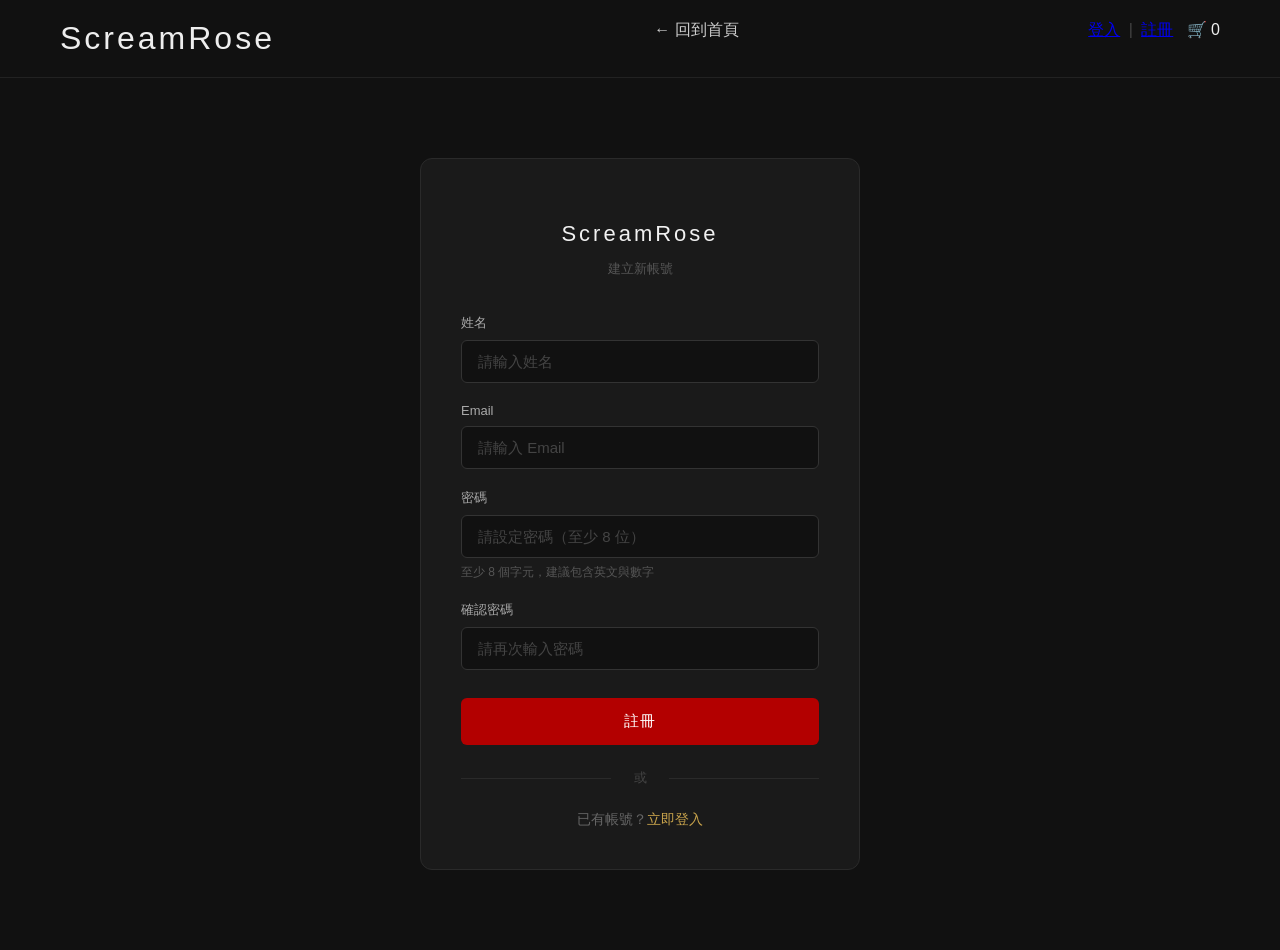
<file: src/main/resources/static/register.html>
<!DOCTYPE html>
<html lang="zh-TW">
<head>
  <meta charset="UTF-8">
  <meta name="viewport" content="width=device-width, initial-scale=1.0">
  <title>ScreamRose | 註冊</title>
  <link rel="stylesheet" href="style.css">
  <script src="header.js" defer></script>
  <style>
    .auth-container {
      max-width: 440px;
      margin: 80px auto;
      padding: 0 20px;
    }
    .auth-box {
      background: #1a1a1a;
      border: 1px solid #2a2a2a;
      border-radius: 12px;
      padding: 40px;
    }
    .auth-logo {
      text-align: center;
      font-size: 22px;
      letter-spacing: 3px;
      color: #f1f1f1;
      margin-bottom: 8px;
    }
    .auth-subtitle {
      text-align: center;
      font-size: 13px;
      color: #555;
      margin-bottom: 36px;
    }
    .auth-group {
      margin-bottom: 20px;
    }
    .auth-group label {
      display: block;
      font-size: 13px;
      color: #aaa;
      margin-bottom: 8px;
    }
    .auth-group input {
      width: 100%;
      padding: 12px 16px;
      background: #111;
      border: 1px solid #333;
      color: #f1f1f1;
      font-size: 15px;
      border-radius: 6px;
      outline: none;
      box-sizing: border-box;
      transition: border-color 0.2s;
    }
    .auth-group input:focus { border-color: #c9a44c; }
    .auth-group input::placeholder { color: #444; }
    .input-hint {
      font-size: 12px;
      color: #555;
      margin-top: 6px;
    }
    .auth-btn {
      width: 100%;
      padding: 14px;
      margin-top: 8px;
      font-size: 15px;
      background: #b30000;
      color: #fff;
      border: none;
      border-radius: 6px;
      cursor: pointer;
      letter-spacing: 1px;
      transition: background 0.2s;
    }
    .auth-btn:hover { background: #ff1a1a; }
    .auth-divider {
      text-align: center;
      color: #444;
      font-size: 13px;
      margin: 24px 0;
      position: relative;
    }
    .auth-divider::before,
    .auth-divider::after {
      content: "";
      position: absolute;
      top: 50%;
      width: 42%;
      height: 1px;
      background: #2a2a2a;
    }
    .auth-divider::before { left: 0; }
    .auth-divider::after { right: 0; }
    .auth-link {
      text-align: center;
      font-size: 14px;
      color: #666;
    }
    .auth-link a {
      color: #c9a44c;
      text-decoration: none;
    }
    .auth-link a:hover { text-decoration: underline; }
    .error-msg {
      background: #2a0000;
      border: 1px solid #5a0000;
      color: #ff6b6b;
      font-size: 13px;
      padding: 10px 14px;
      border-radius: 6px;
      margin-bottom: 20px;
      display: none;
    }
    .success-msg {
      background: #002a00;
      border: 1px solid #005a00;
      color: #6bff6b;
      font-size: 13px;
      padding: 10px 14px;
      border-radius: 6px;
      margin-bottom: 20px;
      display: none;
    }
  </style>
</head>
<body>

<header class="top-bar">
  <a href="index.html" class="brand" style="text-decoration:none; color:inherit;">ScreamRose</a>
  <nav>
    <a href="index.html">← 回到首頁</a>
  </nav>
  <div class="cart">
	<span id="auth-area"></span>
	  &nbsp;&nbsp;🛒 <span id="cart-count">0</span>
  </div>
</header>

<div class="auth-container">
  <div class="auth-box">
    <p class="auth-logo">ScreamRose</p>
    <p class="auth-subtitle">建立新帳號</p>

    <div class="error-msg" id="error-msg"></div>
    <div class="success-msg" id="success-msg"></div>

    <div class="auth-group">
      <label for="name">姓名</label>
      <input type="text" id="name" placeholder="請輸入姓名">
    </div>

    <div class="auth-group">
      <label for="email">Email</label>
      <input type="email" id="email" placeholder="請輸入 Email">
    </div>

    <div class="auth-group">
      <label for="password">密碼</label>
      <input type="password" id="password" placeholder="請設定密碼（至少 8 位）">
      <p class="input-hint">至少 8 個字元，建議包含英文與數字</p>
    </div>

    <div class="auth-group">
      <label for="confirm-password">確認密碼</label>
      <input type="password" id="confirm-password" placeholder="請再次輸入密碼">
    </div>

    <button class="auth-btn" onclick="handleRegister()">註冊</button>

    <div class="auth-divider">或</div>

    <div class="auth-link">
      已有帳號？<a href="login.html">立即登入</a>
    </div>
  </div>
</div>

<script>
  const cart = JSON.parse(localStorage.getItem("cart")) || [];
  document.getElementById("cart-count").textContent = cart.reduce((s, i) => s + (i.qty || 0), 0);

  function handleRegister() {
    const name = document.getElementById("name").value.trim();
    const email = document.getElementById("email").value.trim();
    const password = document.getElementById("password").value.trim();
    const confirm = document.getElementById("confirm-password").value.trim();
    const errorEl = document.getElementById("error-msg");
    const successEl = document.getElementById("success-msg");

    errorEl.style.display = "none";
    successEl.style.display = "none";

    if (!name || !email || !password || !confirm) {
      errorEl.textContent = "請填寫所有欄位！";
      errorEl.style.display = "block";
      return;
    }
    if (password.length < 8) {
      errorEl.textContent = "密碼至少需要 8 個字元！";
      errorEl.style.display = "block";
      return;
    }
    if (password !== confirm) {
      errorEl.textContent = "兩次密碼輸入不一致，請確認！";
      errorEl.style.display = "block";
      return;
    }

    // 之後接 Spring Boot API：POST /api/register
    fetch("/api/register", {
      method: "POST",
      headers: { "Content-Type": "application/json" },
      body: JSON.stringify({ name, email, password })
    })
	.then(async res => {
	  const text = await res.text();
	  if (res.ok) {
	    successEl.textContent = "註冊成功！3 秒後跳轉至登入頁...";
	    successEl.style.display = "block";
	    setTimeout(() => window.location.href = "login.html", 3000);
	  } else {
	    errorEl.textContent = text || "註冊失敗，請稍後再試。";
	    errorEl.style.display = "block";
	  }
	})
	.catch(() => {
	  errorEl.textContent = "連線失敗，請確認後端是否啟動。";
	  errorEl.style.display = "block";
	});
  }

  document.addEventListener("keydown", function(e) {
    if (e.key === "Enter") handleRegister();
  });
</script>

</body>
</html>
</file>
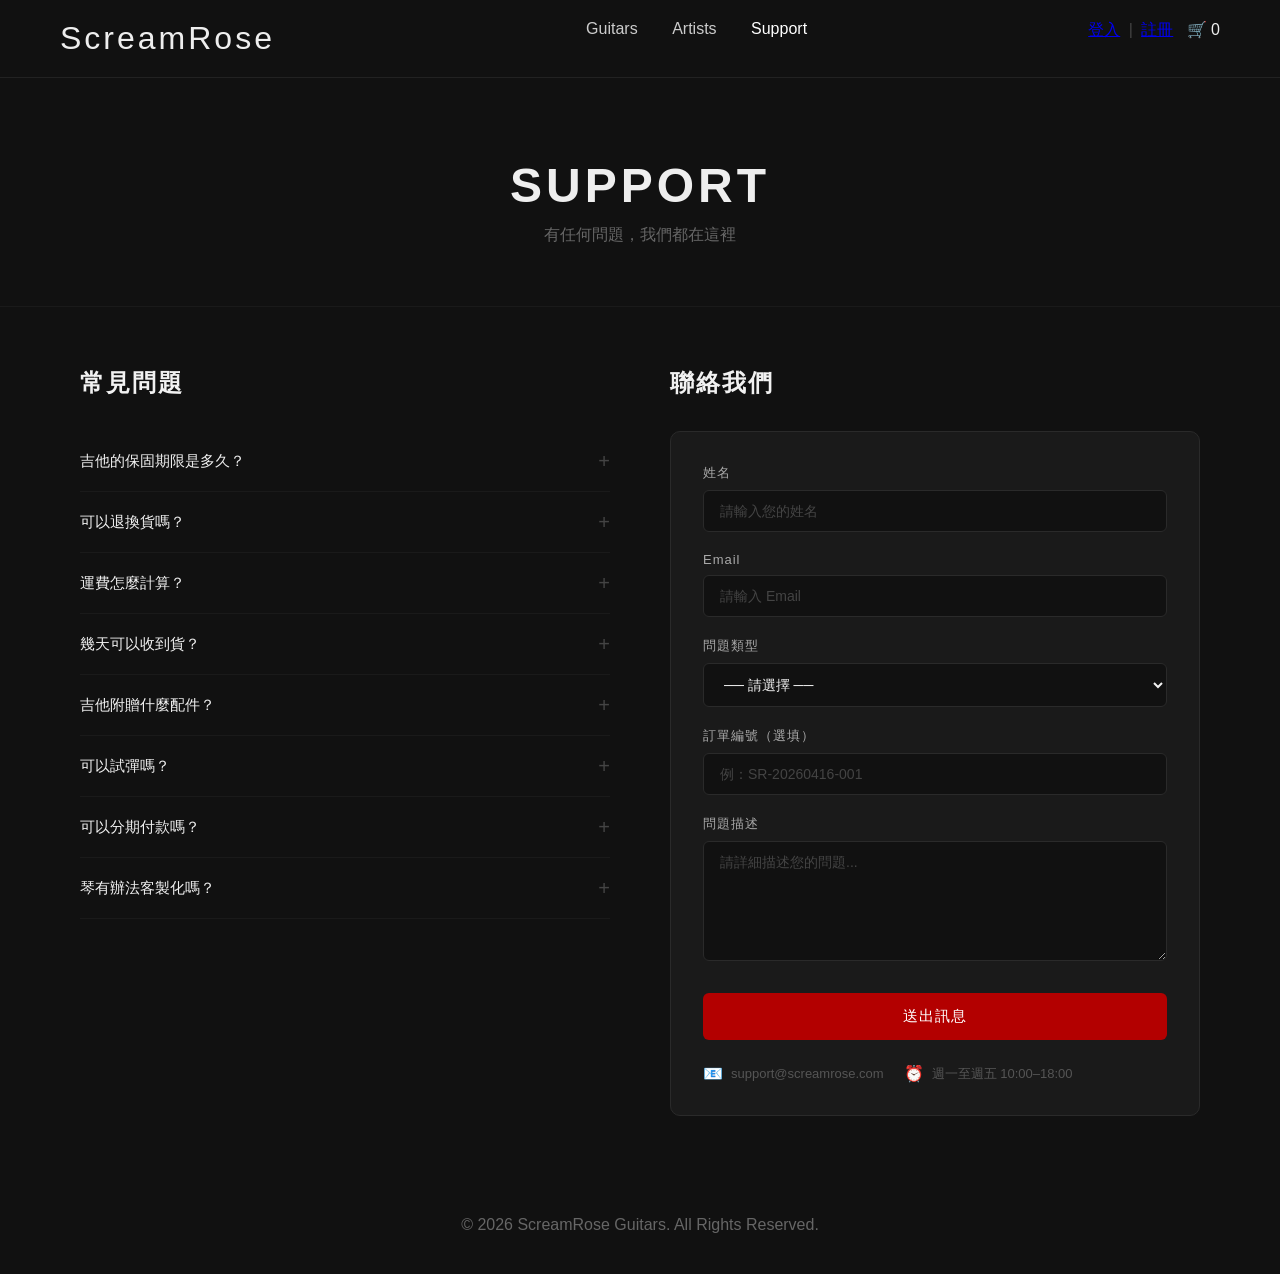
<file: src/main/resources/static/support.html>
<!DOCTYPE html>
<html lang="zh-TW">
<head>
  <meta charset="UTF-8">
  <meta name="viewport" content="width=device-width, initial-scale=1.0">
  <title>ScreamRose | Support</title>
  <link rel="stylesheet" href="style.css">
  <script src="header.js" defer></script>
  <style>
    * { box-sizing: border-box; }

    .support-hero {
      text-align: center;
      padding: 80px 40px 60px;
      border-bottom: 1px solid #1a1a1a;
    }
    .support-hero h1 {
      font-size: 48px;
      letter-spacing: 4px;
      margin: 0 0 12px;
    }
    .support-hero p {
      color: #666;
      font-size: 16px;
      margin: 0;
    }

    .support-body {
      display: grid;
      grid-template-columns: 1fr 1fr;
      max-width: 1200px;
      margin: 60px auto;
      padding: 0 40px;
      gap: 60px;
      align-items: start;
    }

    /* FAQ */
    .faq-section h2 {
      font-size: 24px;
      letter-spacing: 2px;
      margin: 0 0 32px;
      color: #f1f1f1;
    }
    .faq-item {
      border-bottom: 1px solid #1a1a1a;
    }
    .faq-question {
      width: 100%;
      background: none;
      border: none;
      color: #f1f1f1;
      font-size: 15px;
      text-align: left;
      padding: 20px 0;
      cursor: pointer;
      display: flex;
      justify-content: space-between;
      align-items: center;
      gap: 16px;
      transition: color 0.2s;
    }
    .faq-question:hover { color: #c9a44c; }
    .faq-icon {
      font-size: 20px;
      color: #444;
      flex-shrink: 0;
      transition: transform 0.3s, color 0.2s;
      line-height: 1;
    }
    .faq-item.open .faq-icon {
      transform: rotate(45deg);
      color: #c9a44c;
    }
    .faq-answer {
      font-size: 14px;
      color: #777;
      line-height: 1.9;
      max-height: 0;
      overflow: hidden;
      transition: max-height 0.35s ease, padding 0.35s ease;
      padding: 0;
    }
    .faq-item.open .faq-answer {
      max-height: 300px;
      padding-bottom: 20px;
    }

    /* 聯絡表單 */
    .contact-section h2 {
      font-size: 24px;
      letter-spacing: 2px;
      margin: 0 0 32px;
      color: #f1f1f1;
    }
    .contact-form {
      background: #1a1a1a;
      border: 1px solid #2a2a2a;
      border-radius: 10px;
      padding: 32px;
    }
    .contact-group {
      margin-bottom: 20px;
    }
    .contact-group label {
      display: block;
      font-size: 13px;
      color: #aaa;
      margin-bottom: 8px;
      letter-spacing: 1px;
    }
    .contact-group input,
    .contact-group select,
    .contact-group textarea {
      width: 100%;
      padding: 12px 16px;
      background: #111;
      border: 1px solid #2a2a2a;
      color: #f1f1f1;
      font-size: 14px;
      border-radius: 6px;
      outline: none;
      transition: border-color 0.2s;
      font-family: inherit;
    }
    .contact-group input:focus,
    .contact-group select:focus,
    .contact-group textarea:focus {
      border-color: #c9a44c;
    }
    .contact-group input::placeholder,
    .contact-group textarea::placeholder { color: #444; }
    .contact-group select option { background: #1a1a1a; }
    .contact-group textarea {
      resize: vertical;
      min-height: 120px;
    }
    .contact-btn {
      width: 100%;
      padding: 14px;
      background: #b30000;
      color: #fff;
      border: none;
      border-radius: 6px;
      font-size: 15px;
      cursor: pointer;
      letter-spacing: 1px;
      transition: background 0.2s;
      margin-top: 8px;
    }
    .contact-btn:hover { background: #ff1a1a; }
    .contact-success {
      display: none;
      background: #002a00;
      border: 1px solid #005a00;
      color: #6bff6b;
      font-size: 14px;
      padding: 12px 16px;
      border-radius: 6px;
      margin-bottom: 20px;
      text-align: center;
    }

    /* 聯絡資訊 */
    .contact-info {
      display: flex;
      gap: 20px;
      margin-top: 24px;
      flex-wrap: wrap;
    }
    .contact-info-item {
      display: flex;
      align-items: center;
      gap: 8px;
      font-size: 13px;
      color: #555;
    }
    .contact-info-item span:first-child {
      font-size: 16px;
    }

    @media (max-width: 768px) {
      .support-body { grid-template-columns: 1fr; }
    }
  </style>
</head>
<body>

<header class="top-bar">
  <a href="index.html" class="brand" style="text-decoration:none; color:inherit;">ScreamRose</a>
  <nav>
    <a href="guitars.html">Guitars</a>
    <a href="artists.html">Artists</a>
    <a href="support.html" style="color:#fff;">Support</a>
  </nav>
  <div class="cart">
    <span id="auth-area"></span>
    &nbsp;&nbsp;🛒 <span id="cart-count">0</span>
  </div>
</header>

<!-- Hero -->
<div class="support-hero">
  <h1>SUPPORT</h1>
  <p>有任何問題，我們都在這裡</p>
</div>

<div class="support-body">

  <!-- FAQ -->
  <div class="faq-section">
    <h2>常見問題</h2>

    <div class="faq-item">
      <button class="faq-question" onclick="toggleFaq(this)">
        吉他的保固期限是多久？
        <span class="faq-icon">+</span>
      </button>
      <div class="faq-answer">所有 ScreamRose 吉他提供 2 年原廠保固，涵蓋製造工藝缺陷及零件問題。保固期內免費維修，保固外維修費用依實際狀況報價。</div>
    </div>

    <div class="faq-item">
      <button class="faq-question" onclick="toggleFaq(this)">
        可以退換貨嗎？
        <span class="faq-icon">+</span>
      </button>
      <div class="faq-answer">商品到貨後 7 天內，如有產品瑕疵或運送損壞，可申請退換貨。請保持商品原包裝完整，並附上購買證明聯繫客服。因個人因素（不喜歡、彈不習慣）不予退換。</div>
    </div>

    <div class="faq-item">
      <button class="faq-question" onclick="toggleFaq(this)">
        運費怎麼計算？
        <span class="faq-icon">+</span>
      </button>
      <div class="faq-answer">全台灣本島免運費，離島地區（澎湖、金門、馬祖）運費另計，請聯繫客服確認。海外訂購請來信詢問國際運費。</div>
    </div>

    <div class="faq-item">
      <button class="faq-question" onclick="toggleFaq(this)">
        幾天可以收到貨？
        <span class="faq-icon">+</span>
      </button>
      <div class="faq-answer">付款確認後 3-5 個工作天出貨，宅配送達約需 1-2 個工作天。節慶期間或缺貨時出貨時間可能延長，屆時會另行通知。</div>
    </div>

    <div class="faq-item">
      <button class="faq-question" onclick="toggleFaq(this)">
        吉他附贈什麼配件？
        <span class="faq-icon">+</span>
      </button>
      <div class="faq-answer">每把 ScreamRose 吉他附原廠硬盒（Hardcase）、原廠說明書、保固卡。琴弦、導線、背帶等耗材不包含在內。</div>
    </div>

    <div class="faq-item">
      <button class="faq-question" onclick="toggleFaq(this)">
        可以試彈嗎？
        <span class="faq-icon">+</span>
      </button>
      <div class="faq-answer">目前為線上銷售為主，暫無實體展示門市。如有試彈需求，可聯繫客服安排預約，我們將盡力配合安排。</div>
    </div>

    <div class="faq-item">
      <button class="faq-question" onclick="toggleFaq(this)">
        可以分期付款嗎？
        <span class="faq-icon">+</span>
      </button>
      <div class="faq-answer">支援信用卡 3、6 期零利率，以及 12、24 期融資分期（需銀行審核）。詳細分期條件請於結帳時選擇付款方式查看。</div>
    </div>

    <div class="faq-item">
      <button class="faq-question" onclick="toggleFaq(this)">
        琴有辦法客製化嗎？
        <span class="faq-icon">+</span>
      </button>
      <div class="faq-answer">目前提供 4 款標準色系，暫不接受個人客製化訂單。若有特殊需求（企業採購、樂團批量訂購），歡迎來信洽談。</div>
    </div>

  </div>

  <!-- 聯絡表單 -->
  <div class="contact-section">
    <h2>聯絡我們</h2>
    <div class="contact-form">
      <div class="contact-success" id="contact-success">
        ✓ 訊息已送出！我們將於 1-2 個工作天內回覆您。
      </div>

      <div class="contact-group">
        <label>姓名</label>
        <input type="text" id="c-name" placeholder="請輸入您的姓名">
      </div>

      <div class="contact-group">
        <label>Email</label>
        <input type="email" id="c-email" placeholder="請輸入 Email">
      </div>

      <div class="contact-group">
        <label>問題類型</label>
        <select id="c-type">
          <option value="">── 請選擇 ──</option>
          <option value="order">訂單查詢</option>
          <option value="warranty">保固維修</option>
          <option value="return">退換貨</option>
          <option value="product">商品諮詢</option>
          <option value="other">其他</option>
        </select>
      </div>

      <div class="contact-group">
        <label>訂單編號（選填）</label>
        <input type="text" id="c-order" placeholder="例：SR-20260416-001">
      </div>

      <div class="contact-group">
        <label>問題描述</label>
        <textarea id="c-message" placeholder="請詳細描述您的問題..."></textarea>
      </div>

      <button class="contact-btn" onclick="submitContact()">送出訊息</button>

      <div class="contact-info">
        <div class="contact-info-item">
          <span>📧</span>
          <span>support@screamrose.com</span>
        </div>
        <div class="contact-info-item">
          <span>⏰</span>
          <span>週一至週五 10:00–18:00</span>
        </div>
      </div>
    </div>
  </div>

</div>

<footer class="footer">
  © 2026 ScreamRose Guitars. All Rights Reserved.
</footer>

<script>
  function toggleFaq(btn) {
    const item = btn.closest(".faq-item");
    const isOpen = item.classList.contains("open");
    document.querySelectorAll(".faq-item.open").forEach(i => i.classList.remove("open"));
    if (!isOpen) item.classList.add("open");
  }

  function submitContact() {
    const name = document.getElementById("c-name").value.trim();
    const email = document.getElementById("c-email").value.trim();
    const type = document.getElementById("c-type").value;
    const message = document.getElementById("c-message").value.trim();

    if (!name || !email || !type || !message) {
      alert("請填寫所有必填欄位！");
      return;
    }

    // 之後接 Spring Boot API：POST /api/contact
    const successEl = document.getElementById("contact-success");
    successEl.style.display = "block";
    document.getElementById("c-name").value = "";
    document.getElementById("c-email").value = "";
    document.getElementById("c-type").value = "";
    document.getElementById("c-order").value = "";
    document.getElementById("c-message").value = "";

    setTimeout(() => { successEl.style.display = "none"; }, 5000);
  }
</script>

</body>
</html>
</file>
<file: src/main/resources/static/style.css>
body {
    margin: 0;
    font-family: "Helvetica Neue", Arial, sans-serif;
    background-color: #0b0b0b;
    color: #f1f1f1;
}

/* Header */
.top-bar {
    display: flex;
    justify-content: space-between;
    padding: 20px 60px;
    border-bottom: 1px solid #222;
}

.brand {
    font-size: 32px;
    letter-spacing: 3px;
}

nav a {
    margin-left: 30px;
    color: #ccc;
    text-decoration: none;
}

nav a:hover {
    color: #fff;
}

/* Product Layout */
.product-page {
    display: flex;
    max-width: 1400px;
    margin: 60px auto;
    padding: 0 40px;
    gap: 80px;
}

/* Gallery */
.gallery {
    flex: 1;
}




.thumbnails {
    display: flex;
    gap: 15px;
    margin-top: 20px;
}

.thumb {
    width: 80px;
    cursor: pointer;
    opacity: 0.6;
    border-radius: 6px;
    transition: 0.3s;
}

.thumb:hover,
.thumb.active {
    opacity: 1;
    outline: 2px solid #b30000;
}

/* Details */
.details {
    flex: 1;
}

.details h1 {
    font-size: 42px;
    margin-bottom: 10px;
}

.subtitle {
    color: #aaa;
    margin-bottom: 30px;
}

.price {
    font-size: 32px;
    color: #ff4d4d;
    margin-bottom: 20px;
}

.desc {
    line-height: 1.8;
    margin-bottom: 30px;
}

.options select {
    width: 100%;
    padding: 12px;
    margin-bottom: 20px;
    background: #111;
    color: #fff;
    border: 1px solid #333;
}

/* Quantity */
.quantity {
    display: flex;
    align-items: center;
    margin-bottom: 30px;
}

.quantity button {
    width: 40px;
    height: 40px;
    background: #222;
    color: #fff;
    border: none;
    font-size: 20px;
}

.quantity input {
    width: 60px;
    text-align: center;
    margin: 0 10px;
}

/* Cart */
.add-cart {
    width: 100%;
    padding: 18px;
    font-size: 18px;
    background: #b30000;
    border: none;
    color: #fff;
    cursor: pointer;
}

.add-cart:hover {
    background: #ff1a1a;
}

.shipping {
    margin-top: 20px;
    color: #aaa;
}

/* Specs */
.specs {
    max-width: 1000px;
    margin: 80px auto;
    padding: 0 40px;
}

.specs h2 {
    font-size: 32px;
    margin-bottom: 30px;
}

.specs table {
    width: 100%;
    border-collapse: collapse;
}

.specs td {
    padding: 15px;
    border-bottom: 1px solid #222;
}

/* Footer */
.footer {
    text-align: center;
    padding: 40px;
    color: #666;
}

/* ===== 主預覽區 ===== */
.main-preview {
    width: 100%;
}

.main-preview img {
    width: 100%;
    border-radius: 12px;
}

/* ===== 雙圖顯示模式 ===== */
.dual {
    display: flex;
    flex-direction: column;
    gap: 20px;
}

.dual img {
    box-shadow: 0 20px 50px rgba(0,0,0,0.7);
}

/* ===== 隱藏用 ===== */
.hidden {
    display: none;
}

/* 全站共用 */
body {
  margin: 0;
  font-family: Arial, Helvetica, sans-serif;
  background-color: #111;
  color: #eee;
}

/* 頁首 */
.site-header {
  display: flex;
  justify-content: space-between;
  align-items: center;
  padding: 20px 40px;
  background-color: #000;
  border-bottom: 1px solid #333;
}

.site-header h1 {
  margin: 0;
  font-size: 22px;
  letter-spacing: 1px;
}

.back-link {
  color: #c9a44c;
  text-decoration: none;
}

.back-link:hover {
  text-decoration: underline;
}

/* 購物車容器 */
.cart-container {
  max-width: 900px;
  margin: 40px auto;
  padding: 20px;
}

.cart-container h2 {
  margin-bottom: 30px;
  border-bottom: 1px solid #333;
  padding-bottom: 10px;
}

/* 單項商品 */
.cart-item {
  display: flex;
  align-items: center;
  gap: 20px;
  padding: 20px 0;
  border-bottom: 1px solid #333;
}

.cart-item img {
  width: 140px;
  border-radius: 6px;
}

.cart-info h3 {
  margin: 0 0 8px;
}

.cart-info p {
  margin: 0;
  color: #aaa;
}

/* 價格 */
.cart-price {
  margin-left: auto;
  font-size: 18px;
  color: #c9a44c;
}

/* 總金額 */
.cart-total {
  display: flex;
  justify-content: space-between;
  font-size: 20px;
  margin-top: 30px;
  padding-top: 20px;
  border-top: 1px solid #444;
}

/* 結帳按鈕 */
.checkout-btn {
  width: 100%;
  margin-top: 30px;
  padding: 15px;
  font-size: 16px;
  background-color: #c9a44c;
  color: #000;
  border: none;
  cursor: pointer;
  letter-spacing: 1px;
}

.checkout-btn:hover {
  background-color: #e0bb63;
}

}

.auth-link-btn {
  color: #ccc;
  text-decoration: none;
  font-size: 14px;
  transition: color 0.2s;
}
.auth-link-btn:hover { color: #fff; }
.auth-divider-line {
  color: #444;
  margin: 0 4px;
}
</file>
<file: src/main/resources/static/cart.css>
/* 全站共用 */
body {
  margin: 0;
  font-family: Arial, Helvetica, sans-serif;
  background-color: #111;
  color: #eee;
}

/* 頁首 */
.site-header {
  display: flex;
  justify-content: space-between;
  align-items: center;
  padding: 20px 40px;
  background-color: #000;
  border-bottom: 1px solid #333;
}

.site-header h1 {
  margin: 0;
  font-size: 22px;
  letter-spacing: 1px;
}

.back-link {
  color: #c9a44c;
  text-decoration: none;
}

.back-link:hover {
  text-decoration: underline;
}

/* 購物車容器 */
.cart-container {
  max-width: 900px;
  margin: 40px auto;
  padding: 20px;
}

.cart-container h2 {
  margin-bottom: 30px;
  border-bottom: 1px solid #333;
  padding-bottom: 10px;
}

/* 單項商品 */
.cart-item {
  display: flex;
  align-items: center;
  gap: 20px;
  padding: 20px 0;
  border-bottom: 1px solid #333;
}

.cart-item img {
  width: 140px;
  border-radius: 6px;
}

.cart-info h3 {
  margin: 0 0 8px;
}

.cart-info p {
  margin: 0;
  color: #aaa;
}

/* 價格 */
.cart-price {
  margin-left: auto;
  font-size: 18px;
  color: #c9a44c;
}

/* 總金額 */
.cart-total {
  display: flex;
  justify-content: space-between;
  font-size: 20px;
  margin-top: 30px;
  padding-top: 20px;
  border-top: 1px solid #444;
}

/* 結帳按鈕 */
.checkout-btn {
  width: 100%;
  margin-top: 30px;
  padding: 15px;
  font-size: 16px;
  background-color: #c9a44c;
  color: #000;
  border: none;
  cursor: pointer;
  letter-spacing: 1px;
}

.checkout-btn:hover {
  background-color: #e0bb63;
}

/* 結帳表單 */
.checkout-form {
  margin-top: 40px;
  padding-top: 30px;
  border-top: 1px solid #333;
}

.checkout-form h3 {
  font-size: 20px;
  letter-spacing: 1px;
  margin-bottom: 24px;
  color: #f1f1f1;
}

.form-group {
  display: flex;
  align-items: center;
  gap: 16px;
  margin-bottom: 16px;
}

.form-group label {
  width: 60px;
  color: #aaa;
  font-size: 14px;
  flex-shrink: 0;
}

.form-group input {
  flex: 1;
  padding: 12px 16px;
  background: #1a1a1a;
  border: 1px solid #333;
  color: #f1f1f1;
  font-size: 15px;
  border-radius: 4px;
  outline: none;
  transition: border-color 0.2s;
}

.form-group input:focus {
  border-color: #c9a44c;
}

.form-group input::placeholder {
  color: #555;
}

.confirm-btn {
  width: 100%;
  margin-top: 30px;
  padding: 16px;
  font-size: 16px;
  background-color: #b30000;
  color: #fff;
  border: none;
  cursor: pointer;
  letter-spacing: 2px;
  border-radius: 4px;
  transition: background 0.2s;
}

.confirm-btn:hover {
  background-color: #ff1a1a;
}

/* 步驟指示器 */
.steps {
  display: flex;
  align-items: center;
  gap: 12px;
  margin-bottom: 40px;
}

.step {
  font-size: 14px;
  color: #555;
  padding: 6px 16px;
  border-radius: 99px;
  border: 1px solid #333;
}

.step.active {
  color: #c9a44c;
  border-color: #c9a44c;
}

.step-arrow {
  color: #444;
  font-size: 16px;
}

/* 付款方式 */
.payment-options {
  display: flex;
  flex-direction: column;
  gap: 12px;
  margin-top: 20px;
}

.payment-option {
  cursor: pointer;
}

.payment-option input[type="radio"] {
  display: none;
}

.payment-card {
  display: flex;
  align-items: center;
  gap: 20px;
  padding: 20px 24px;
  background: #1a1a1a;
  border: 1px solid #333;
  border-radius: 8px;
  transition: border-color 0.2s;
}

.payment-option input[type="radio"]:checked + .payment-card {
  border-color: #c9a44c;
  background: #1f1a0e;
}

.payment-card:hover {
  border-color: #555;
}

.payment-icon {
  font-size: 28px;
}

.payment-title {
  margin: 0 0 4px;
  font-size: 16px;
  font-weight: 500;
  color: #f1f1f1;
}

.payment-sub {
  margin: 0;
  font-size: 13px;
  color: #777;
}

/* 返回按鈕 */
.back-btn {
  padding: 16px 24px;
  font-size: 15px;
  background: transparent;
  color: #aaa;
  border: 1px solid #444;
  border-radius: 4px;
  cursor: pointer;
  transition: border-color 0.2s;
}

.back-btn:hover {
  border-color: #888;
  color: #fff;
}

/* 付款明細展開區 */
.payment-detail {
  display: none;
  background: #141414;
  border: 1px solid #2a2a2a;
  border-top: none;
  border-radius: 0 0 8px 8px;
  padding: 20px 24px;
  margin-top: -8px;
  margin-bottom: 12px;
}

/* ATM / 超商資訊 */
.atm-info { padding: 4px 0; }
.atm-label { font-size: 13px; color: #777; margin: 0 0 4px; }
.atm-value { font-size: 18px; color: #f1f1f1; margin: 0; letter-spacing: 1px; }
.atm-note { font-size: 13px; color: #ff6b6b; margin: 16px 0 0; }

/* 超商 badge */
.store-badge {
  font-size: 12px;
  padding: 4px 10px;
  background: #222;
  border: 1px solid #444;
  border-radius: 4px;
  color: #ccc;
}

/* 完成頁訂單摘要 */
.order-summary {
  background: #1a1a1a;
  border: 1px solid #333;
  border-radius: 8px;
  padding: 24px;
  text-align: left;
  max-width: 500px;
  margin: 0 auto;
}

.summary-row {
  display: flex;
  justify-content: space-between;
  align-items: center;
  padding: 10px 0;
  border-bottom: 1px solid #2a2a2a;
  font-size: 15px;
  color: #aaa;
  margin: 0;
}

.summary-row:last-child { border-bottom: none; }
.summary-row span { color: #f1f1f1; text-align: right; }

/* 分期付款摘要 */
.installment-summary {
  background: #111;
  border: 1px solid #2a2a2a;
  border-radius: 6px;
  padding: 16px 20px;
  margin-top: 4px;
}

.installment-row {
  display: flex;
  justify-content: space-between;
  align-items: center;
  padding: 8px 0;
  border-bottom: 1px solid #222;
  font-size: 14px;
  color: #aaa;
}

.installment-row:last-child { border-bottom: none; }
.installment-row span:last-child { color: #f1f1f1; }
</file>
